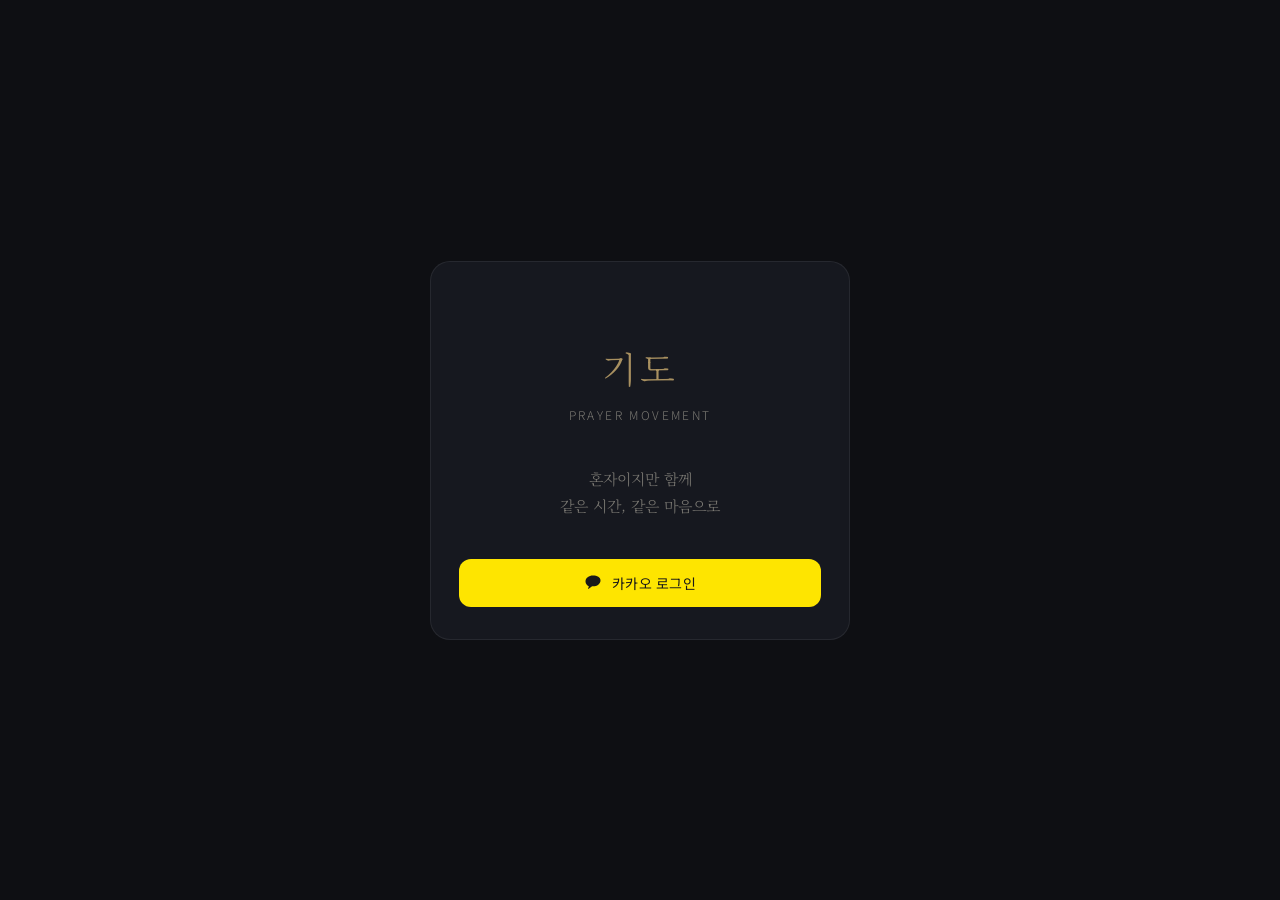
<file: prayer-app.html>
<!DOCTYPE html>
<html lang="ko">
<head>
<meta charset="UTF-8">
<meta name="viewport" content="width=device-width, initial-scale=1.0">
<title>기도 무브먼트</title>
<link rel="preconnect" href="https://fonts.googleapis.com">
<link href="https://fonts.googleapis.com/css2?family=Noto+Serif+KR:wght@300;400;600&family=Noto+Sans+KR:wght@300;400;500&display=swap" rel="stylesheet">
<style>
  :root {
    --bg: #0e0f13;
    --surface: #16181f;
    --surface2: #1e2029;
    --border: rgba(255,255,255,0.07);
    --border2: rgba(255,255,255,0.12);
    --text: #e8e6df;
    --muted: #7c7a74;
    --accent: #a89060;
    --accent2: #c4ae82;
    --purple: #8b7ec8;
    --teal: #5aada0;
    --green: #5a9e6f;
    --red: #c27070;
  }
  * { box-sizing: border-box; margin: 0; padding: 0; }
  body {
    background: var(--bg);
    color: var(--text);
    font-family: 'Noto Sans KR', sans-serif;
    font-weight: 300;
    min-height: 100vh;
    display: flex;
    align-items: center;
    justify-content: center;
    padding: 24px;
  }

  /* ── 화면 컨테이너 ── */
  .app {
    width: 100%;
    max-width: 420px;
    position: relative;
  }

  .screen {
    display: none;
    animation: fadeIn 0.3s ease;
  }
  .screen.active { display: block; }
  @keyframes fadeIn { from { opacity: 0; transform: translateY(8px); } to { opacity: 1; transform: translateY(0); } }

  /* ── 공통 카드 ── */
  .card {
    background: var(--surface);
    border: 0.5px solid var(--border);
    border-radius: 20px;
    padding: 32px 28px;
  }

  /* ── 상단 네비 ── */
  .nav {
    display: flex;
    align-items: center;
    justify-content: space-between;
    margin-bottom: 28px;
  }
  .nav-title {
    font-family: 'Noto Serif KR', serif;
    font-size: 13px;
    font-weight: 300;
    color: var(--accent);
    letter-spacing: 0.1em;
  }
  .nav-back {
    font-size: 12px;
    color: var(--muted);
    cursor: pointer;
    padding: 4px 0;
  }
  .nav-back:hover { color: var(--text); }

  /* ── 버튼 ── */
  .btn {
    width: 100%;
    padding: 14px;
    border: none;
    border-radius: 12px;
    font-family: 'Noto Sans KR', sans-serif;
    font-size: 14px;
    font-weight: 400;
    cursor: pointer;
    transition: all 0.2s;
    letter-spacing: 0.02em;
  }
  .btn-primary {
    background: var(--accent);
    color: #0e0f13;
  }
  .btn-primary:hover { background: var(--accent2); }
  .btn-kakao {
    background: #FEE500;
    color: #191919;
    display: flex;
    align-items: center;
    justify-content: center;
    gap: 10px;
  }
  .btn-kakao:hover { background: #f0d800; }
  .btn-ghost {
    background: transparent;
    color: var(--muted);
    border: 0.5px solid var(--border2);
  }
  .btn-ghost:hover { color: var(--text); border-color: var(--border2); }
  .btn-danger {
    background: transparent;
    color: var(--red);
    border: 0.5px solid rgba(194,112,112,0.3);
    font-size: 13px;
    padding: 10px;
  }
  .btn-danger:hover { background: rgba(194,112,112,0.08); }
  .btn:disabled {
    opacity: 0.4;
    cursor: not-allowed;
  }

  /* ── 1. 스플래시 ── */
  #screen-splash .logo {
    text-align: center;
    padding: 48px 0 40px;
  }
  #screen-splash .logo-mark {
    font-family: 'Noto Serif KR', serif;
    font-size: 36px;
    font-weight: 300;
    color: var(--accent);
    letter-spacing: 0.08em;
    display: block;
    margin-bottom: 8px;
  }
  #screen-splash .logo-sub {
    font-size: 12px;
    color: var(--muted);
    letter-spacing: 0.2em;
  }
  #screen-splash .tagline {
    text-align: center;
    font-family: 'Noto Serif KR', serif;
    font-size: 15px;
    font-weight: 300;
    color: var(--muted);
    line-height: 1.8;
    margin-bottom: 40px;
  }

  /* ── 2. 홈 ── */
  .home-header {
    margin-bottom: 24px;
  }
  .home-greeting {
    font-size: 12px;
    color: var(--muted);
    margin-bottom: 4px;
    letter-spacing: 0.05em;
  }
  .home-title {
    font-family: 'Noto Serif KR', serif;
    font-size: 22px;
    font-weight: 300;
    line-height: 1.4;
  }
  .together-bar {
    display: flex;
    align-items: center;
    gap: 8px;
    background: var(--surface2);
    border: 0.5px solid var(--border);
    border-radius: 10px;
    padding: 10px 14px;
    margin-bottom: 24px;
  }
  .pulse-dot {
    width: 7px; height: 7px;
    border-radius: 50%;
    background: var(--teal);
    animation: pulse 2s infinite;
    flex-shrink: 0;
  }
  @keyframes pulse { 0%,100%{opacity:1;transform:scale(1)} 50%{opacity:0.5;transform:scale(0.85)} }
  .together-text {
    font-size: 12px;
    color: var(--teal);
  }

  .menu-grid {
    display: grid;
    grid-template-columns: 1fr 1fr;
    gap: 10px;
    margin-bottom: 16px;
  }
  .menu-card {
    background: var(--surface2);
    border: 0.5px solid var(--border);
    border-radius: 14px;
    padding: 18px 16px;
    cursor: pointer;
    transition: all 0.2s;
  }
  .menu-card:hover { border-color: var(--border2); }
  .menu-card.full { grid-column: 1 / -1; }
  .menu-card.accent-card {
    background: rgba(168,144,96,0.12);
    border-color: rgba(168,144,96,0.25);
  }
  .menu-card.accent-card:hover { border-color: rgba(168,144,96,0.5); }
  .menu-icon {
    font-size: 20px;
    margin-bottom: 8px;
    display: block;
  }
  .menu-label {
    font-size: 13px;
    font-weight: 400;
    color: var(--text);
    display: block;
    margin-bottom: 2px;
  }
  .menu-desc {
    font-size: 11px;
    color: var(--muted);
  }

  /* ── 3. 기도 화면 ── */
  .prayer-list {
    display: flex;
    flex-direction: column;
    gap: 8px;
    margin-bottom: 20px;
    max-height: 420px;
    overflow-y: auto;
  }
  .prayer-list::-webkit-scrollbar { width: 3px; }
  .prayer-list::-webkit-scrollbar-track { background: transparent; }
  .prayer-list::-webkit-scrollbar-thumb { background: var(--border2); border-radius: 2px; }

  .prayer-item {
    background: var(--surface2);
    border: 0.5px solid var(--border);
    border-radius: 12px;
    padding: 14px 16px;
    display: flex;
    gap: 12px;
    align-items: flex-start;
    cursor: pointer;
    transition: all 0.2s;
    position: relative;
  }
  .prayer-item:hover { border-color: var(--border2); }
  .prayer-item.checked {
    background: rgba(90,173,160,0.08);
    border-color: rgba(90,173,160,0.3);
  }
  .prayer-item.official {
    border-color: rgba(168,144,96,0.2);
  }

  .check-box {
    width: 20px; height: 20px;
    border-radius: 6px;
    border: 1px solid var(--border2);
    flex-shrink: 0;
    display: flex;
    align-items: center;
    justify-content: center;
    margin-top: 2px;
    transition: all 0.2s;
  }
  .prayer-item.checked .check-box {
    background: var(--teal);
    border-color: var(--teal);
  }
  .check-icon {
    display: none;
    color: #fff;
    font-size: 12px;
  }
  .prayer-item.checked .check-icon { display: block; }

  .prayer-content { flex: 1; min-width: 0; }
  .prayer-tag {
    font-size: 10px;
    color: var(--muted);
    margin-bottom: 3px;
    letter-spacing: 0.04em;
  }
  .prayer-tag.official-tag { color: var(--accent); }
  .prayer-title {
    font-size: 13px;
    font-weight: 400;
    color: var(--text);
    line-height: 1.5;
    margin-bottom: 4px;
  }
  .prayer-meta {
    display: flex;
    align-items: center;
    gap: 8px;
  }
  .prayer-count {
    font-size: 10px;
    color: var(--muted);
  }
  .prayer-count span {
    color: var(--teal);
    font-weight: 400;
  }

  .cooldown-bar {
    position: absolute;
    bottom: 0; left: 0; right: 0;
    height: 2px;
    border-radius: 0 0 12px 12px;
    background: var(--teal);
    transform-origin: left;
    transform: scaleX(0);
    transition: none;
  }
  .prayer-item.cooling .cooldown-bar {
    animation: cooldown 5s linear forwards;
  }
  @keyframes cooldown { from{transform:scaleX(1)} to{transform:scaleX(0)} }

  /* ── 기도제목 추가 폼 ── */
  .add-form {
    background: var(--surface2);
    border: 0.5px solid var(--border2);
    border-radius: 14px;
    padding: 16px;
    margin-bottom: 16px;
    display: none;
  }
  .add-form.open { display: block; animation: fadeIn 0.2s ease; }
  .add-form textarea {
    width: 100%;
    background: transparent;
    border: none;
    outline: none;
    color: var(--text);
    font-family: 'Noto Sans KR', sans-serif;
    font-size: 13px;
    font-weight: 300;
    resize: none;
    height: 72px;
    line-height: 1.6;
  }
  .add-form textarea::placeholder { color: var(--muted); }
  .add-form-footer {
    display: flex;
    align-items: center;
    justify-content: space-between;
    margin-top: 10px;
    padding-top: 10px;
    border-top: 0.5px solid var(--border);
  }
  .anon-toggle {
    display: flex;
    align-items: center;
    gap: 6px;
    cursor: pointer;
    font-size: 11px;
    color: var(--muted);
  }
  .anon-toggle input { display: none; }
  .toggle-pill {
    width: 28px; height: 16px;
    background: var(--border2);
    border-radius: 8px;
    position: relative;
    transition: background 0.2s;
  }
  .toggle-pill::after {
    content: '';
    position: absolute;
    top: 2px; left: 2px;
    width: 12px; height: 12px;
    background: #fff;
    border-radius: 50%;
    transition: transform 0.2s;
  }
  .anon-toggle input:checked + .toggle-pill { background: var(--accent); }
  .anon-toggle input:checked + .toggle-pill::after { transform: translateX(12px); }
  .add-submit {
    background: var(--accent);
    color: #0e0f13;
    border: none;
    border-radius: 8px;
    padding: 7px 16px;
    font-size: 12px;
    font-family: 'Noto Sans KR', sans-serif;
    cursor: pointer;
    transition: background 0.2s;
  }
  .add-submit:hover { background: var(--accent2); }

  .prayer-actions {
    display: flex;
    gap: 8px;
  }
  .btn-add {
    flex: 1;
    background: var(--surface2);
    border: 0.5px dashed var(--border2);
    border-radius: 12px;
    padding: 12px;
    font-size: 12px;
    font-family: 'Noto Sans KR', sans-serif;
    color: var(--muted);
    cursor: pointer;
    transition: all 0.2s;
    display: flex;
    align-items: center;
    justify-content: center;
    gap: 6px;
  }
  .btn-add:hover { color: var(--text); border-color: var(--accent); }

  /* ── 4. 내 기도제목 ── */
  .my-item {
    background: var(--surface2);
    border: 0.5px solid var(--border);
    border-radius: 12px;
    padding: 14px 16px;
    margin-bottom: 8px;
  }
  .my-item-header {
    display: flex;
    justify-content: space-between;
    align-items: flex-start;
    margin-bottom: 6px;
  }
  .my-item-title {
    font-size: 13px;
    font-weight: 400;
    line-height: 1.5;
    flex: 1;
    margin-right: 12px;
  }
  .my-item-stats {
    display: flex;
    align-items: center;
    gap: 6px;
  }
  .stat-badge {
    display: flex;
    align-items: center;
    gap: 4px;
    background: rgba(90,173,160,0.1);
    border: 0.5px solid rgba(90,173,160,0.2);
    border-radius: 20px;
    padding: 3px 8px;
    font-size: 11px;
    color: var(--teal);
  }
  .my-item-footer {
    display: flex;
    justify-content: space-between;
    align-items: center;
  }
  .my-item-date { font-size: 11px; color: var(--muted); }
  .my-item-actions { display: flex; gap: 8px; }
  .action-link {
    font-size: 11px;
    color: var(--muted);
    cursor: pointer;
    text-decoration: none;
  }
  .action-link:hover { color: var(--text); }
  .action-link.answered { color: var(--green); }
  .answered-badge {
    display: inline-flex;
    align-items: center;
    gap: 4px;
    background: rgba(90,158,111,0.12);
    border: 0.5px solid rgba(90,158,111,0.3);
    border-radius: 20px;
    padding: 2px 8px;
    font-size: 10px;
    color: var(--green);
  }

  /* ── 5. 완료 화면 ── */
  .complete-center {
    text-align: center;
    padding: 20px 0 32px;
  }
  .complete-icon {
    font-size: 48px;
    display: block;
    margin-bottom: 20px;
    animation: scaleIn 0.4s cubic-bezier(0.34,1.56,0.64,1);
  }
  @keyframes scaleIn { from{transform:scale(0)} to{transform:scale(1)} }
  .complete-title {
    font-family: 'Noto Serif KR', serif;
    font-size: 20px;
    font-weight: 300;
    margin-bottom: 10px;
    line-height: 1.5;
  }
  .complete-sub {
    font-size: 13px;
    color: var(--muted);
    line-height: 1.7;
    margin-bottom: 28px;
  }
  .complete-stats {
    display: flex;
    justify-content: center;
    gap: 32px;
    margin-bottom: 32px;
  }
  .complete-stat {
    text-align: center;
  }
  .complete-stat-num {
    font-family: 'Noto Serif KR', serif;
    font-size: 28px;
    font-weight: 300;
    color: var(--accent);
    display: block;
    margin-bottom: 4px;
  }
  .complete-stat-label {
    font-size: 11px;
    color: var(--muted);
    letter-spacing: 0.05em;
  }

  /* ── 토스트 ── */
  .toast {
    position: fixed;
    bottom: 32px;
    left: 50%;
    transform: translateX(-50%) translateY(20px);
    background: var(--surface2);
    border: 0.5px solid var(--border2);
    border-radius: 100px;
    padding: 10px 20px;
    font-size: 12px;
    color: var(--text);
    opacity: 0;
    transition: all 0.3s;
    white-space: nowrap;
    pointer-events: none;
    z-index: 100;
  }
  .toast.show {
    opacity: 1;
    transform: translateX(-50%) translateY(0);
  }

  /* ── 구분선 ── */
  .divider {
    height: 0.5px;
    background: var(--border);
    margin: 20px 0;
  }

  /* ── 섹션 레이블 ── */
  .section-label {
    font-size: 10px;
    color: var(--muted);
    letter-spacing: 0.1em;
    text-transform: uppercase;
    margin-bottom: 12px;
  }
</style>
</head>
<body>

<div class="app">

  <!-- ── 스플래시 / 로그인 ── -->
  <div id="screen-splash" class="screen active">
    <div class="card">
      <div class="logo">
        <span class="logo-mark">기도</span>
        <span class="logo-sub">PRAYER MOVEMENT</span>
      </div>
      <p class="tagline">혼자이지만 함께<br>같은 시간, 같은 마음으로</p>
      <button class="btn btn-kakao" onclick="doLogin()">
        <svg width="18" height="18" viewBox="0 0 18 18" fill="none">
          <path d="M9 1.5C4.86 1.5 1.5 4.14 1.5 7.38c0 2.07 1.32 3.9 3.33 4.98L4.05 14.7c-.06.21.15.39.33.27L8.1 12.3c.3.03.6.06.9.06 4.14 0 7.5-2.64 7.5-5.88S13.14 1.5 9 1.5z" fill="#191919"/>
        </svg>
        카카오 로그인
      </button>
    </div>
  </div>

  <!-- ── 홈 (소속 없음) ── -->
  <div id="screen-home-guest" class="screen">
    <div class="card">
      <div class="nav">
        <span class="nav-title">기도 무브먼트</span>
        <span class="nav-back" onclick="goLogout()">로그아웃</span>
      </div>
      <div class="home-header">
        <div class="home-greeting">안녕하세요, 김이안님</div>
        <div class="home-title">아직 공동체에<br>소속되지 않았어요</div>
      </div>
      <div style="background:var(--surface2);border:0.5px solid var(--border);border-radius:14px;padding:20px;text-align:center;margin-bottom:20px;">
        <span style="font-size:32px;display:block;margin-bottom:12px;">🙏</span>
        <p style="font-size:13px;color:var(--muted);line-height:1.7;">리더에게 초대 코드를 받거나<br>기도 링크로 접속해주세요</p>
      </div>
      <button class="btn btn-ghost" onclick="goHome()">초대 코드 입력</button>
    </div>
  </div>

  <!-- ── 홈 (소속 있음) ── -->
  <div id="screen-home" class="screen">
    <div class="card">
      <div class="nav">
        <span class="nav-title">기도 무브먼트</span>
        <span class="nav-back" onclick="goLogout()">로그아웃</span>
      </div>
      <div class="home-header">
        <div class="home-greeting">2025년 6월 24일 화요일</div>
        <div class="home-title">씨드(Seed)<br>기도 모임</div>
      </div>
      <div class="together-bar">
        <div class="pulse-dot"></div>
        <span class="together-text">지금 14명이 함께 기도 중</span>
      </div>
      <div class="menu-grid">
        <div class="menu-card accent-card full" onclick="goPray()">
          <span class="menu-icon">🕊</span>
          <span class="menu-label">지금 기도하기</span>
          <span class="menu-desc">오늘의 기도제목 보기</span>
        </div>
        <div class="menu-card" onclick="goMyPrayers()">
          <span class="menu-icon">📋</span>
          <span class="menu-label">내 기도제목</span>
          <span class="menu-desc">내가 올린 목록</span>
        </div>
        <div class="menu-card">
          <span class="menu-icon">📅</span>
          <span class="menu-label">기도 기록</span>
          <span class="menu-desc">12일째 연속</span>
        </div>
      </div>
    </div>
  </div>

  <!-- ── 기도 화면 ── -->
  <div id="screen-pray" class="screen">
    <div class="card">
      <div class="nav">
        <span class="nav-back" onclick="goHome()">← 홈</span>
        <span class="nav-title">오늘의 기도</span>
        <span></span>
      </div>

      <div class="together-bar">
        <div class="pulse-dot"></div>
        <span class="together-text" id="live-count">지금 14명이 함께 기도 중</span>
      </div>

      <!-- 기도제목 추가 폼 -->
      <div class="add-form" id="add-form">
        <textarea id="new-prayer-text" placeholder="기도제목을 입력해주세요..."></textarea>
        <div class="add-form-footer">
          <label class="anon-toggle">
            <input type="checkbox" id="anon-check">
            <span class="toggle-pill"></span>
            익명으로 올리기
          </label>
          <button class="add-submit" onclick="submitPrayer()">올리기</button>
        </div>
      </div>

      <div class="section-label">기도제목 <span id="check-count" style="color:var(--teal)">0</span> / <span id="total-count">5</span> 체크됨</div>

      <div class="prayer-list" id="prayer-list">
        <!-- JS로 렌더링 -->
      </div>

      <div class="prayer-actions">
        <button class="btn-add" id="add-btn" onclick="toggleAddForm()">
          <span>+</span> 기도제목 추가
        </button>
      </div>

      <div class="divider"></div>

      <button class="btn btn-primary" onclick="goComplete()">기도 마쳤어요</button>
    </div>
  </div>

  <!-- ── 내 기도제목 ── -->
  <div id="screen-my" class="screen">
    <div class="card">
      <div class="nav">
        <span class="nav-back" onclick="goHome()">← 홈</span>
        <span class="nav-title">내 기도제목</span>
        <span></span>
      </div>
      <div class="my-item">
        <div class="my-item-header">
          <span class="my-item-title">취업 준비 중에 하나님의 인도하심을 구합니다</span>
          <div class="my-item-stats">
            <span class="stat-badge">🙏 <strong>23</strong></span>
          </div>
        </div>
        <div class="my-item-footer">
          <span class="my-item-date">6월 20일 등록</span>
          <div class="my-item-actions">
            <a class="action-link answered" onclick="showToast('응답으로 표시했어요 🙌')">응답됨</a>
            <a class="action-link" onclick="showToast('삭제되었어요')">삭제</a>
          </div>
        </div>
      </div>
      <div class="my-item">
        <div class="my-item-header">
          <span class="my-item-title">가족 모두 건강하게 지킬 수 있도록</span>
          <div class="my-item-stats">
            <span class="stat-badge">🙏 <strong>18</strong></span>
          </div>
        </div>
        <div class="my-item-footer">
          <span class="my-item-date">6월 22일 등록</span>
          <div class="my-item-actions">
            <a class="action-link" onclick="showToast('응답으로 표시했어요 🙌')">응답됨</a>
            <a class="action-link" onclick="showToast('삭제되었어요')">삭제</a>
          </div>
        </div>
      </div>
      <div class="my-item">
        <div class="my-item-header">
          <span class="my-item-title">씨드 모임이 더욱 풍성해지도록</span>
          <div class="my-item-stats">
            <span class="stat-badge">🙏 <strong>31</strong></span>
          </div>
        </div>
        <div class="my-item-footer">
          <span class="my-item-date">6월 18일 등록</span>
          <div class="my-item-actions">
            <span class="answered-badge">✓ 응답됨</span>
          </div>
        </div>
      </div>
      <div class="divider"></div>
      <button class="btn btn-ghost" onclick="goHome()">홈으로</button>
    </div>
  </div>

  <!-- ── 기도 완료 ── -->
  <div id="screen-complete" class="screen">
    <div class="card">
      <div class="complete-center">
        <span class="complete-icon">✨</span>
        <div class="complete-title">기도를 마쳤어요</div>
        <p class="complete-sub">오늘도 함께해주셔서 감사해요.<br>당신의 기도가 공동체를 세웁니다.</p>
        <div class="complete-stats">
          <div class="complete-stat">
            <span class="complete-stat-num" id="final-count">15</span>
            <span class="complete-stat-label">함께 기도한 사람</span>
          </div>
          <div class="complete-stat">
            <span class="complete-stat-num" id="checked-num">4</span>
            <span class="complete-stat-label">체크한 기도제목</span>
          </div>
          <div class="complete-stat">
            <span class="complete-stat-num">13</span>
            <span class="complete-stat-label">연속 기도일</span>
          </div>
        </div>
      </div>
      <button class="btn btn-primary" onclick="goHome()" style="margin-bottom:10px">홈으로 돌아가기</button>
      <button class="btn btn-ghost" onclick="goPray()">다시 기도하기</button>
    </div>
  </div>

</div>

<!-- 토스트 -->
<div class="toast" id="toast"></div>

<script>
const prayerData = [
  { id:1, tag:'공식 기도제목', title:'씨드 공동체가 서로 사랑하고 세워가도록', count:42, official:true, checked:false, cooling:false },
  { id:2, tag:'공식 기도제목', title:'이번 주 예배와 기도 모임을 위해', count:38, official:true, checked:false, cooling:false },
  { id:3, tag:'개인 기도제목', title:'취업 준비 중인 친구를 위해 좋은 길이 열리도록', count:23, official:false, checked:false, cooling:false },
  { id:4, tag:'개인 기도제목 · 익명', title:'가족의 건강 회복을 간구합니다', count:18, official:false, checked:false, cooling:false },
  { id:5, tag:'개인 기도제목', title:'이번 주 결정을 앞두고 지혜를 구합니다', count:11, official:false, checked:false, cooling:false },
];

let liveCount = 14;

function show(id) {
  document.querySelectorAll('.screen').forEach(s => s.classList.remove('active'));
  document.getElementById(id).classList.add('active');
  window.scrollTo(0,0);
}

function doLogin() {
  showToast('카카오 로그인 완료');
  setTimeout(() => show('screen-home'), 500);
}
function goHome() { show('screen-home'); }
function goLogout() {
  showToast('로그아웃 되었어요');
  setTimeout(() => show('screen-splash'), 600);
}
function goMyPrayers() { show('screen-my'); }

function goPray() {
  renderPrayers();
  updateCounts();
  show('screen-pray');
  // 실시간 카운터 시뮬레이션
  setInterval(() => {
    const delta = Math.random() > 0.5 ? 1 : -1;
    liveCount = Math.max(10, Math.min(20, liveCount + delta));
    const el = document.getElementById('live-count');
    if (el) el.textContent = `지금 ${liveCount}명이 함께 기도 중`;
  }, 4000);
}

function renderPrayers() {
  const list = document.getElementById('prayer-list');
  list.innerHTML = prayerData.map(p => `
    <div class="prayer-item ${p.checked ? 'checked' : ''} ${p.official ? 'official' : ''} ${p.cooling ? 'cooling' : ''}"
         id="prayer-${p.id}" onclick="checkPrayer(${p.id})">
      <div class="check-box">
        <span class="check-icon">✓</span>
      </div>
      <div class="prayer-content">
        <div class="prayer-tag ${p.official ? 'official-tag' : ''}">${p.tag}</div>
        <div class="prayer-title">${p.title}</div>
        <div class="prayer-meta">
          <span class="prayer-count">🙏 <span id="count-${p.id}">${p.count}</span>명이 기도했어요</span>
        </div>
      </div>
      <div class="cooldown-bar" id="bar-${p.id}"></div>
    </div>
  `).join('');
}

function checkPrayer(id) {
  const item = prayerData.find(p => p.id === id);
  if (!item || item.cooling) {
    if (item && item.cooling) showToast('5분 후 다시 체크할 수 있어요');
    return;
  }
  item.checked = !item.checked;
  if (item.checked) {
    item.count++;
    item.cooling = true;
    const el = document.getElementById(`prayer-${id}`);
    if (el) {
      el.classList.add('checked', 'cooling');
      const bar = el.querySelector('.cooldown-bar');
      if (bar) {
        bar.style.animation = 'none';
        bar.offsetHeight;
        bar.style.animation = 'cooldown 5s linear forwards';
      }
    }
    const countEl = document.getElementById(`count-${id}`);
    if (countEl) countEl.textContent = item.count;
    showToast('기도했어요 🙏');
    setTimeout(() => {
      item.cooling = false;
      const el2 = document.getElementById(`prayer-${id}`);
      if (el2) el2.classList.remove('cooling');
    }, 5000);
  } else {
    const el = document.getElementById(`prayer-${id}`);
    if (el) el.classList.remove('checked');
  }
  updateCounts();
}

function updateCounts() {
  const checked = prayerData.filter(p => p.checked).length;
  const total = prayerData.length;
  const cc = document.getElementById('check-count');
  const tc = document.getElementById('total-count');
  if (cc) cc.textContent = checked;
  if (tc) tc.textContent = total;
}

function toggleAddForm() {
  const form = document.getElementById('add-form');
  form.classList.toggle('open');
  if (form.classList.contains('open')) {
    document.getElementById('new-prayer-text').focus();
  }
}

function submitPrayer() {
  const text = document.getElementById('new-prayer-text').value.trim();
  if (!text) { showToast('기도제목을 입력해주세요'); return; }
  const anon = document.getElementById('anon-check').checked;
  prayerData.push({
    id: Date.now(),
    tag: anon ? '개인 기도제목 · 익명' : '개인 기도제목',
    title: text,
    count: 0,
    official: false,
    checked: false,
    cooling: false
  });
  document.getElementById('new-prayer-text').value = '';
  document.getElementById('add-form').classList.remove('open');
  renderPrayers();
  updateCounts();
  showToast('기도제목이 등록되었어요');
}

function goComplete() {
  const checked = prayerData.filter(p => p.checked).length;
  document.getElementById('checked-num').textContent = checked;
  document.getElementById('final-count').textContent = liveCount + 1;
  show('screen-complete');
}

function showToast(msg) {
  const t = document.getElementById('toast');
  t.textContent = msg;
  t.classList.add('show');
  setTimeout(() => t.classList.remove('show'), 2200);
}
</script>
</body>
</html>
</file>
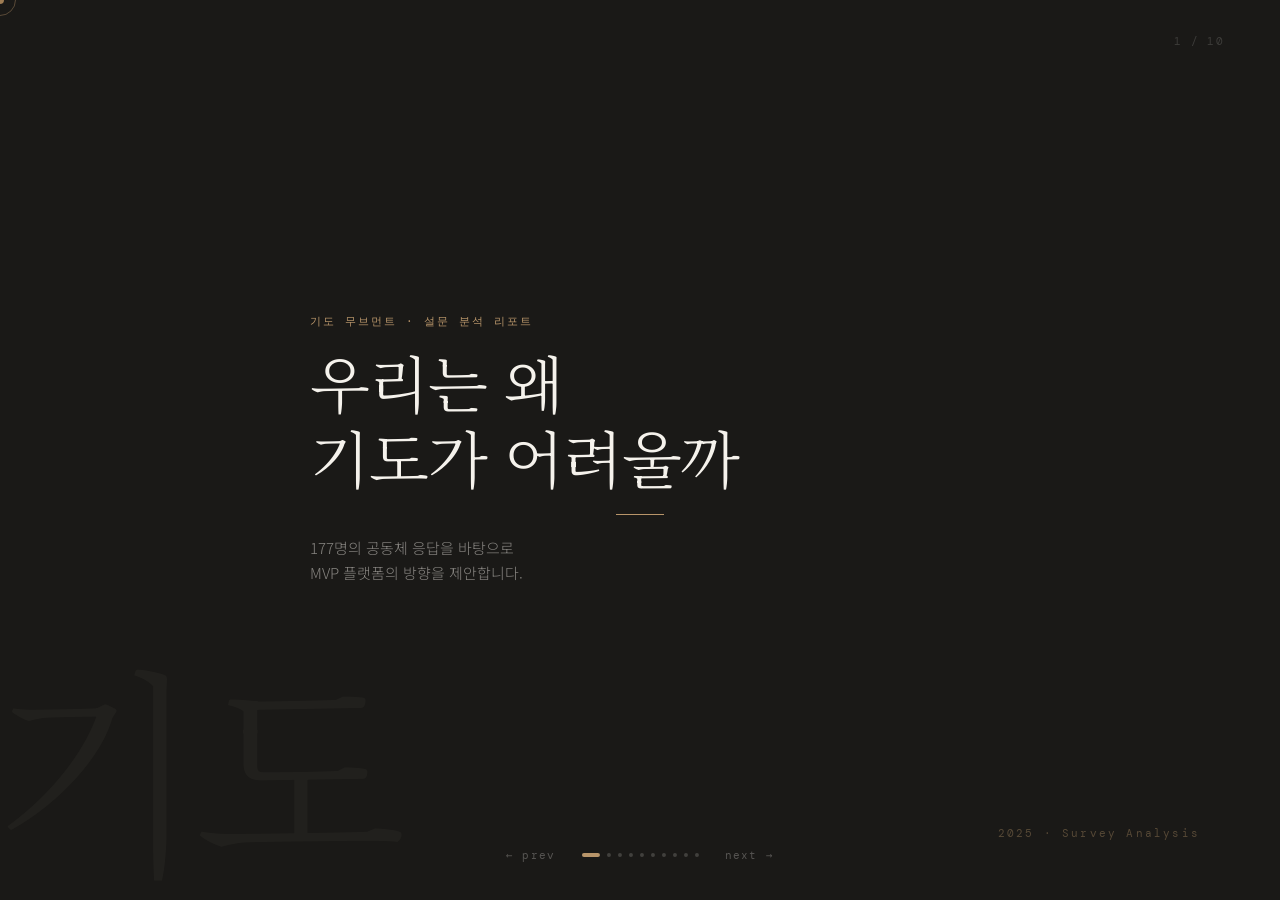
<file: prayer_movement_presentation.html>
<!DOCTYPE html>
<html lang="ko">
<head>
<meta charset="UTF-8">
<meta name="viewport" content="width=device-width, initial-scale=1.0">
<title>기도 무브먼트 — 설문 분석 & 플랫폼 방향</title>
<link href="https://fonts.googleapis.com/css2?family=Noto+Serif+KR:wght@300;400;600&family=DM+Mono:wght@400;500&family=Noto+Sans+KR:wght@300;400;500&display=swap" rel="stylesheet">
<style>
*, *::before, *::after { box-sizing: border-box; margin: 0; padding: 0; }
:root {
  --ink: #1a1917; --ink2: #4a4845; --ink3: #8a8784;
  --paper: #f5f2ec; --paper2: #ede9e0;
  --accent: #3d6b4f; --accent2: #8b4f3d; --accent3: #3d4f8b;
  --gold: #b8956a;
  --serif: 'Noto Serif KR', Georgia, serif;
  --sans: 'Noto Sans KR', sans-serif;
  --mono: 'DM Mono', monospace;
}
html, body { width:100%; height:100%; background:var(--ink); overflow:hidden; cursor:none; }
.cursor { position:fixed; width:8px; height:8px; background:var(--gold); border-radius:50%; pointer-events:none; z-index:9999; transform:translate(-50%,-50%); mix-blend-mode:difference; }
.cursor-ring { position:fixed; width:32px; height:32px; border:1px solid rgba(184,149,106,0.4); border-radius:50%; pointer-events:none; z-index:9998; transform:translate(-50%,-50%); transition:transform 0.25s ease; }
#slides { width:100vw; height:100vh; position:relative; overflow:hidden; }
.slide { position:absolute; inset:0; display:flex; flex-direction:column; justify-content:center; align-items:center; padding:60px 80px; opacity:0; transform:translateY(40px); pointer-events:none; transition:opacity 0.7s cubic-bezier(0.22,1,0.36,1), transform 0.7s cubic-bezier(0.22,1,0.36,1); }
.slide.active { opacity:1; transform:translateY(0); pointer-events:all; }
.slide.exit-up { opacity:0; transform:translateY(-40px); }
.dk { background:var(--ink); }
.lt { background:var(--paper); }
.label { font-family:var(--mono); font-size:11px; letter-spacing:0.18em; text-transform:uppercase; color:var(--gold); margin-bottom:16px; }
.label-g { color:var(--accent); }
h1 { font-family:var(--serif); font-size:clamp(36px,5vw,62px); font-weight:300; line-height:1.2; letter-spacing:-0.02em; color:var(--paper); }
h2 { font-family:var(--serif); font-size:clamp(26px,3.2vw,44px); font-weight:300; line-height:1.25; color:var(--ink); }
h2.d { color:var(--paper); }
.sub { font-family:var(--sans); font-size:15px; font-weight:300; line-height:1.7; color:var(--ink2); }
.sub.d { color:rgba(245,242,236,0.5); }
.rule { width:48px; height:1px; background:var(--gold); margin:20px auto; }
.rl { width:100%; height:0.5px; background:rgba(184,149,106,0.18); margin:22px 0; }

/* Stats */
.stat-grid { display:grid; grid-template-columns:repeat(4,1fr); gap:1px; background:rgba(0,0,0,0.08); border:0.5px solid rgba(0,0,0,0.08); border-radius:4px; overflow:hidden; width:100%; max-width:860px; margin-top:32px; }
.sc { background:var(--paper2); padding:22px 18px; display:flex; flex-direction:column; gap:6px; }
.sn { font-family:var(--serif); font-size:38px; font-weight:300; line-height:1; color:var(--accent); }
.sl { font-family:var(--sans); font-size:12px; font-weight:300; color:var(--ink3); line-height:1.4; }
.sm { font-family:var(--mono); font-size:10px; color:var(--gold); letter-spacing:0.08em; margin-top:4px; }

/* Insight */
.ib { border-left:2px solid var(--gold); padding:14px 18px; background:rgba(184,149,106,0.06); border-radius:0 4px 4px 0; margin-top:22px; }
.it { font-family:var(--serif); font-size:16px; font-weight:300; color:var(--ink); line-height:1.6; }

/* Bar */
.br { display:flex; align-items:center; gap:12px; margin-bottom:12px; }
.bl { font-family:var(--sans); font-size:12px; font-weight:300; color:var(--ink2); min-width:148px; text-align:right; }
.bt { flex:1; height:5px; background:rgba(0,0,0,0.07); border-radius:3px; overflow:hidden; }
.bf { height:100%; border-radius:3px; transform:scaleX(0); transform-origin:left; transition:transform 0.9s cubic-bezier(0.22,1,0.36,1); }
.bf.g { background:var(--accent); }
.bf.r { background:var(--accent2); }
.bf.n { background:var(--accent3); }
.bc { font-family:var(--mono); font-size:11px; color:var(--ink3); min-width:28px; }
.slide.active .bf { transform:scaleX(1); }

/* Donut rows */
.dr { display:flex; gap:32px; width:100%; max-width:860px; margin-top:26px; }
.dc { flex:1; }
.dct { font-family:var(--mono); font-size:10px; letter-spacing:0.12em; color:var(--ink3); margin-bottom:12px; }
.dis { display:flex; flex-direction:column; gap:9px; }
.di { display:flex; align-items:center; gap:9px; }
.dot { width:7px; height:7px; border-radius:50%; flex-shrink:0; }
.dil { font-family:var(--sans); font-size:12px; font-weight:300; color:var(--ink2); flex:1; }
.dip { font-family:var(--mono); font-size:11px; color:var(--ink3); }

/* Two col */
.tc { display:grid; grid-template-columns:1fr 1fr; gap:48px; width:100%; max-width:860px; align-items:start; }

/* Big quote */
.bq { font-family:var(--serif); font-size:clamp(22px,3vw,36px); font-weight:300; line-height:1.6; color:var(--paper); max-width:660px; text-align:center; }
.bq em { font-style:normal; color:var(--gold); }

/* Principle cards */
.pg { display:grid; grid-template-columns:repeat(3,1fr); gap:14px; width:100%; max-width:860px; margin-top:32px; }
.pc { border:0.5px solid rgba(245,242,236,0.1); border-radius:4px; padding:28px 22px; background:rgba(245,242,236,0.03); display:flex; flex-direction:column; gap:9px; transition:background 0.3s; }
.pc:hover { background:rgba(245,242,236,0.07); }
.pn { font-family:var(--mono); font-size:10px; letter-spacing:0.14em; color:var(--gold); opacity:0.55; }
.pt { font-family:var(--serif); font-size:21px; font-weight:300; color:var(--paper); line-height:1.35; }
.pb { font-family:var(--sans); font-size:12px; font-weight:300; color:rgba(245,242,236,0.42); line-height:1.65; margin-top:4px; }

/* Hypothesis */
.hg { display:grid; grid-template-columns:1fr 1fr; gap:1px; background:rgba(245,242,236,0.06); border:0.5px solid rgba(245,242,236,0.06); border-radius:4px; overflow:hidden; width:100%; max-width:740px; margin-top:32px; }
.hc { padding:26px 24px; display:flex; flex-direction:column; gap:12px; }
.hc.do { background:rgba(61,107,79,0.08); }
.hc.dn { background:rgba(245,242,236,0.02); }
.hcl { font-family:var(--mono); font-size:10px; letter-spacing:0.14em; }
.hcl.do { color:var(--accent); }
.hcl.dn { color:rgba(245,242,236,0.22); }
.hi { display:flex; align-items:flex-start; gap:10px; }
.hm { font-family:var(--mono); font-size:12px; flex-shrink:0; margin-top:1px; }
.hm.do { color:var(--accent); }
.hm.dn { color:rgba(245,242,236,0.18); }
.ht { font-family:var(--sans); font-size:13px; font-weight:300; line-height:1.55; }
.ht.do { color:rgba(245,242,236,0.72); }
.ht.dn { color:rgba(245,242,236,0.28); }

/* MVP flow */
.mf { display:flex; align-items:stretch; gap:0; width:100%; max-width:800px; margin-top:36px; }
.mn { flex:1; border:0.5px solid rgba(245,242,236,0.11); border-radius:4px; padding:26px 22px; background:rgba(245,242,236,0.03); display:flex; flex-direction:column; gap:7px; }
.mn.hi2 { border-color:rgba(61,107,79,0.35); background:rgba(61,107,79,0.06); }
.mnl { font-family:var(--mono); font-size:10px; letter-spacing:0.14em; color:var(--gold); }
.mnt { font-family:var(--serif); font-size:20px; font-weight:300; color:var(--paper); line-height:1.3; }
.mnb { font-family:var(--sans); font-size:12px; font-weight:300; color:rgba(245,242,236,0.42); line-height:1.6; margin-top:4px; }
.mnd { display:flex; flex-direction:column; gap:5px; margin-top:6px; }
.mdi { font-family:var(--sans); font-size:12px; font-weight:300; color:rgba(245,242,236,0.48); display:flex; align-items:baseline; gap:8px; }
.mdi::before { content:'—'; font-family:var(--mono); font-size:10px; color:var(--gold); opacity:0.45; flex-shrink:0; }
.ma { width:52px; flex-shrink:0; display:flex; flex-direction:column; align-items:center; justify-content:center; gap:4px; }
.mal { width:28px; height:0.5px; background:rgba(184,149,106,0.3); }
.mah { font-family:var(--mono); font-size:13px; color:rgba(184,149,106,0.38); }
.mat { font-family:var(--mono); font-size:9px; letter-spacing:0.1em; color:rgba(184,149,106,0.3); text-align:center; line-height:1.4; }
.mnote { width:100%; max-width:800px; margin-top:18px; padding:13px 16px; border:0.5px solid rgba(184,149,106,0.18); border-radius:4px; background:rgba(184,149,106,0.03); font-family:var(--sans); font-size:12px; font-weight:300; color:rgba(245,242,236,0.37); line-height:1.6; }
.mnote strong { color:rgba(184,149,106,0.65); font-weight:400; }

/* Session flow */
.sf { display:flex; align-items:flex-start; width:100%; max-width:820px; margin-top:28px; }
.ss { flex:1; }
.sb { width:100%; border:0.5px solid rgba(245,242,236,0.1); border-radius:4px; padding:18px 14px; background:rgba(245,242,236,0.03); display:flex; flex-direction:column; gap:5px; min-height:118px; }
.sb.hi { border-color:rgba(61,107,79,0.38); background:rgba(61,107,79,0.07); }
.ssn { font-family:var(--mono); font-size:9px; letter-spacing:0.14em; color:var(--gold); opacity:0.55; }
.sst { font-family:var(--serif); font-size:16px; font-weight:300; color:var(--paper); line-height:1.3; }
.ssb { font-family:var(--sans); font-size:11px; font-weight:300; color:rgba(245,242,236,0.38); line-height:1.55; margin-top:2px; }
.sc2 { display:flex; align-items:center; padding:0 4px; padding-top:45px; }
.scl { flex:1; height:0.5px; background:rgba(184,149,106,0.22); }
.sca { font-family:var(--mono); font-size:13px; color:rgba(184,149,106,0.28); }
.stag { font-family:var(--mono); font-size:9px; letter-spacing:0.08em; padding:2px 7px; border-radius:2px; margin-top:5px; display:inline-block; }
.stag.g { background:rgba(61,107,79,0.12); color:var(--accent); }
.stag.o { background:rgba(184,149,106,0.1); color:var(--gold); }

/* TODO */
.tw { width:100%; max-width:640px; margin-top:28px; }
.ti { display:flex; align-items:flex-start; gap:14px; padding:14px 0; border-bottom:0.5px solid rgba(245,242,236,0.06); cursor:pointer; }
.ti:last-child { border-bottom:none; }
.tcb { width:17px; height:17px; border:0.5px solid rgba(245,242,236,0.2); border-radius:3px; flex-shrink:0; margin-top:1px; display:flex; align-items:center; justify-content:center; transition:all 0.2s; }
.tcb.ck { background:var(--accent); border-color:var(--accent); }
.tcm { font-size:11px; color:var(--paper); opacity:0; transition:opacity 0.15s; }
.tcb.ck .tcm { opacity:1; }
.tcon { flex:1; display:flex; flex-direction:column; gap:3px; }
.ttt { font-family:var(--sans); font-size:13px; font-weight:300; color:rgba(245,242,236,0.72); line-height:1.4; transition:color 0.2s; }
.ttt.ck { color:rgba(245,242,236,0.22); text-decoration:line-through; text-decoration-color:rgba(245,242,236,0.15); }
.tts { font-family:var(--sans); font-size:11px; font-weight:300; color:rgba(245,242,236,0.28); line-height:1.5; }
.tto { font-family:var(--mono); font-size:10px; color:rgba(184,149,106,0.38); letter-spacing:0.06em; margin-top:2px; }
.tprog { display:flex; align-items:center; gap:12px; margin-top:18px; }
.tpt { font-family:var(--mono); font-size:11px; color:rgba(245,242,236,0.22); }
.tptrack { flex:1; height:2px; background:rgba(245,242,236,0.06); border-radius:1px; overflow:hidden; }
.tpfill { height:100%; background:var(--accent); border-radius:1px; transition:width 0.4s cubic-bezier(0.22,1,0.36,1); }

/* Cover */
.cbg { position:absolute; font-family:var(--serif); font-size:clamp(120px,18vw,220px); font-weight:300; color:rgba(245,242,236,0.03); letter-spacing:-0.04em; pointer-events:none; user-select:none; bottom:-20px; left:-10px; white-space:nowrap; }
.cy { font-family:var(--mono); font-size:11px; letter-spacing:0.2em; color:rgba(184,149,106,0.38); position:absolute; bottom:60px; right:80px; }

/* Nav */
#nav { position:fixed; bottom:34px; left:50%; transform:translateX(-50%); display:flex; align-items:center; gap:26px; z-index:100; }
.nd { width:4px; height:4px; border-radius:50%; background:rgba(245,242,236,0.18); transition:all 0.3s; cursor:pointer; }
.nd.active { width:18px; border-radius:2px; background:var(--gold); }
.nb { font-family:var(--mono); font-size:11px; letter-spacing:0.12em; color:rgba(245,242,236,0.28); background:none; border:none; cursor:pointer; padding:4px 0; transition:color 0.2s; }
.nb:hover { color:rgba(245,242,236,0.65); }
#counter { position:fixed; top:34px; right:56px; font-family:var(--mono); font-size:11px; letter-spacing:0.12em; color:rgba(245,242,236,0.16); z-index:100; }
</style>
</head>
<body>
<div class="cursor" id="cursor"></div>
<div class="cursor-ring" id="ring"></div>
<div id="counter"><span id="cur">1</span> / <span id="tot">10</span></div>

<div id="slides">

<!-- 1. Cover -->
<div class="slide dk active" data-slide="0">
  <div class="cbg">기도</div>
  <div style="max-width:660px;width:100%;position:relative;z-index:1;">
    <p class="label">기도 무브먼트 · 설문 분석 리포트</p>
    <h1>우리는 왜<br>기도가 어려울까</h1>
    <div class="rule"></div>
    <p class="sub d" style="max-width:420px;">177명의 공동체 응답을 바탕으로<br>MVP 플랫폼의 방향을 제안합니다.</p>
  </div>
  <p class="cy">2025 · Survey Analysis</p>
</div>

<!-- 2. 핵심 수치 -->
<div class="slide lt" data-slide="1">
  <div style="max-width:860px;width:100%;">
    <p class="label label-g">01 — 현황 및 분석</p>
    <h2>기도의 필요성은 안다<br><span style="color:var(--accent);">실천이 문제다</span></h2>
    <div class="stat-grid">
      <div class="sc"><span class="sn">177</span><span class="sl">총 응답자</span><span class="sm">명</span></div>
      <div class="sc"><span class="sn">93%</span><span class="sl">기도 필요성 인식<br>(필요 + 매우 필요)</span><span class="sm">높은 동기</span></div>
      <div class="sc"><span class="sn">86%</span><span class="sl">기도 전후 차이 체감<br>(느낀다 + 매우)</span><span class="sm">높은 체험</span></div>
      <div class="sc"><span class="sn">90%</span><span class="sl">기도 모임 참여 의향<br>(적극 + 상황 따라)</span><span class="sm">높은 참여 의지</span></div>
    </div>
    <div class="ib">
      <p class="it">문제는 동기 부족이 아닙니다. 93%가 필요성을 느끼면서도 매일 기도하는 사람은 36%에 불과합니다.</p>
    </div>
  </div>
</div>

<!-- 3. 기도 패턴 -->
<div class="slide lt" data-slide="2">
  <div style="max-width:860px;width:100%;">
    <p class="label label-g">01 — 현황 및 분석</p>
    <h2>짧고, 혼자, 집에서</h2>
    <div class="dr">
      <div class="dc">
        <p class="dct">기도 빈도</p>
        <div class="dis">
          <div class="di"><span class="dot" style="background:var(--accent)"></span><span class="dil">거의 매일</span><span class="dip">64명 · 36%</span></div>
          <div class="di"><span class="dot" style="background:var(--accent3)"></span><span class="dil">주 1–2회</span><span class="dip">53명 · 30%</span></div>
          <div class="di"><span class="dot" style="background:var(--gold)"></span><span class="dil">주 3–4회</span><span class="dip">45명 · 25%</span></div>
          <div class="di"><span class="dot" style="background:rgba(0,0,0,0.15)"></span><span class="dil">거의 안 함</span><span class="dip">13명 · 7%</span></div>
        </div>
      </div>
      <div class="dc">
        <p class="dct">하루 평균 기도 시간</p>
        <div class="dis">
          <div class="di"><span class="dot" style="background:var(--accent)"></span><span class="dil">5–10분</span><span class="dip">99명 · 58%</span></div>
          <div class="di"><span class="dot" style="background:var(--accent3)"></span><span class="dil">10–30분</span><span class="dip">41명 · 24%</span></div>
          <div class="di"><span class="dot" style="background:rgba(0,0,0,0.15)"></span><span class="dil">거의 안 함</span><span class="dip">23명 · 14%</span></div>
          <div class="di"><span class="dot" style="background:var(--gold)"></span><span class="dil">30분 이상</span><span class="dip">6명 · 4%</span></div>
        </div>
      </div>
      <div class="dc">
        <p class="dct">선호 환경 / 장소</p>
        <div class="dis">
          <div class="di"><span class="dot" style="background:var(--accent)"></span><span class="dil">혼자 개인적으로</span><span class="dip">135명 · 76%</span></div>
          <div class="di"><span class="dot" style="background:var(--accent)"></span><span class="dil">집</span><span class="dip">85명 · 48%</span></div>
          <div class="di"><span class="dot" style="background:var(--accent3)"></span><span class="dil">교회</span><span class="dip">77명 · 44%</span></div>
        </div>
      </div>
    </div>
    <div class="rl"></div>
    <div class="tc">
      <div>
        <p class="dct">주로 기도하는 영역</p>
        <div class="br"><span class="bl">개인 삶 · 진로</span><div class="bt"><div class="bf g" style="width:100%"></div></div><span class="bc">156</span></div>
        <div class="br"><span class="bl">가족</span><div class="bt"><div class="bf g" style="width:80%"></div></div><span class="bc">125</span></div>
        <div class="br"><span class="bl">신앙 성장</span><div class="bt"><div class="bf g" style="width:73%"></div></div><span class="bc">114</span></div>
        <div class="br"><span class="bl">공동체</span><div class="bt"><div class="bf n" style="width:35%"></div></div><span class="bc">55</span></div>
      </div>
      <div>
        <p class="dct">모임 참여 의향</p>
        <div class="br"><span class="bl">상황에 따라</span><div class="bt"><div class="bf r" style="width:100%"></div></div><span class="bc">134명</span></div>
        <div class="br"><span class="bl">적극 참여</span><div class="bt"><div class="bf r" style="width:19%"></div></div><span class="bc">25명</span></div>
        <div class="br"><span class="bl">참여 의향 없음</span><div class="bt"><div class="bf n" style="width:13%"></div></div><span class="bc">18명</span></div>
      </div>
    </div>
  </div>
</div>

<!-- 4. 핵심 인사이트 -->
<div class="slide dk" data-slide="3">
  <p class="bq">혼자 기도하고 싶지만<br><em>혼자라는 느낌은 싫다</em></p>
  <p style="font-family:var(--sans);font-size:13px;font-weight:300;color:rgba(245,242,236,0.28);margin-top:14px;text-align:center;line-height:1.7;">76%가 혼자를 선호하면서 &nbsp;·&nbsp; 동시에 함께할 사람이 가장 필요하다고 말했다</p>
  <div style="display:flex;gap:48px;margin-top:48px;justify-content:center;">
    <div style="text-align:center;">
      <p style="font-family:var(--serif);font-size:32px;font-weight:300;color:var(--gold);line-height:1;">70명</p>
      <p style="font-family:var(--sans);font-size:12px;font-weight:300;color:rgba(245,242,236,0.32);margin-top:6px;">함께 기도할 사람<br>원한다 — 1위</p>
    </div>
    <div style="width:0.5px;background:rgba(245,242,236,0.07);"></div>
    <div style="text-align:center;">
      <p style="font-family:var(--serif);font-size:32px;font-weight:300;color:var(--gold);line-height:1;">66명</p>
      <p style="font-family:var(--sans);font-size:12px;font-weight:300;color:rgba(245,242,236,0.32);margin-top:6px;">기도 리마인드<br>원한다 — 2위</p>
    </div>
    <div style="width:0.5px;background:rgba(245,242,236,0.07);"></div>
    <div style="text-align:center;">
      <p style="font-family:var(--serif);font-size:32px;font-weight:300;color:var(--gold);line-height:1;">100명</p>
      <p style="font-family:var(--sans);font-size:12px;font-weight:300;color:rgba(245,242,236,0.32);margin-top:6px;">집중이 안 돼서<br>기도가 어렵다 — 1위</p>
    </div>
  </div>
</div>

<!-- 5. 장벽 & 지원 -->
<div class="slide lt" data-slide="4">
  <div style="max-width:860px;width:100%;">
    <p class="label label-g">01 — 현황 및 분석</p>
    <h2>무엇이 막고, 무엇이 도움이 될까</h2>
    <div class="tc" style="margin-top:26px;">
      <div>
        <p class="dct">기도가 어려운 이유 (복수 선택)</p>
        <div class="br"><span class="bl">집중이 안 됨</span><div class="bt"><div class="bf r" style="width:100%"></div></div><span class="bc">100</span></div>
        <div class="br"><span class="bl">습관이 안 됨</span><div class="bt"><div class="bf r" style="width:73%"></div></div><span class="bc">73</span></div>
        <div class="br"><span class="bl">너무 바쁨</span><div class="bt"><div class="bf r" style="width:69%"></div></div><span class="bc">69</span></div>
        <div class="br"><span class="bl">시간 내기 어려움</span><div class="bt"><div class="bf r" style="width:42%"></div></div><span class="bc">42</span></div>
        <div class="br"><span class="bl">무엇을 기도할지 모름</span><div class="bt"><div class="bf r" style="width:23%"></div></div><span class="bc">23</span></div>
        <div class="br"><span class="bl">혼자 기도가 어려움</span><div class="bt"><div class="bf r" style="width:16%"></div></div><span class="bc">16</span></div>
      </div>
      <div>
        <p class="dct">공동체에 원하는 지원 (복수 선택)</p>
        <div class="br"><span class="bl">함께 기도할 사람</span><div class="bt"><div class="bf n" style="width:100%"></div></div><span class="bc">70</span></div>
        <div class="br"><span class="bl">기도 리마인드</span><div class="bt"><div class="bf n" style="width:94%"></div></div><span class="bc">66</span></div>
        <div class="br"><span class="bl">정기 기도 모임</span><div class="bt"><div class="bf n" style="width:93%"></div></div><span class="bc">65</span></div>
        <div class="br"><span class="bl">기도 제목 제공</span><div class="bt"><div class="bf n" style="width:76%"></div></div><span class="bc">53</span></div>
        <div class="br"><span class="bl">온라인 플랫폼</span><div class="bt"><div class="bf n" style="width:54%"></div></div><span class="bc">38</span></div>
        <div class="br"><span class="bl">소그룹 기도</span><div class="bt"><div class="bf n" style="width:50%"></div></div><span class="bc">35</span></div>
      </div>
    </div>
    <div class="ib" style="margin-top:18px;">
      <p class="it">알림 · 함께할 사람 · 정기 모임이 거의 동률. <span style="color:var(--accent2);">사람 + 구조 + 알림의 조합</span>이 필요하다는 신호입니다.</p>
    </div>
  </div>
</div>

<!-- 6. 설계 원칙 -->
<div class="slide dk" data-slide="5">
  <div style="max-width:860px;width:100%;">
    <p class="label">02 — 플랫폼 방향</p>
    <h2 class="d">세 가지 설계 원칙</h2>
    <div class="pg">
      <div class="pc">
        <span class="pn">원칙 01</span>
        <span class="pt">혼자지만<br>연결되어 있다</span>
        <span class="pb">강제적 모임이 아닌, 같은 시간에 각자 기도하는 비동기 연대감. 함께라는 느낌은 실시간이 아니어도 만들 수 있다.</span>
      </div>
      <div class="pc">
        <span class="pn">원칙 02</span>
        <span class="pt">시작이<br>쉬워야 한다</span>
        <span class="pb">빈 화면 앞에서 혼자 시작하게 두지 않는다. 알림이 문을 열고, 가이드가 첫 문장을 건넨다.</span>
      </div>
      <div class="pc">
        <span class="pn">원칙 03</span>
        <span class="pt">기록이<br>남아야 한다</span>
        <span class="pb">기도한 것이 어떻게 됐는지 돌아볼 수 있어야 다시 돌아온다. 응답 기록이 지속성의 근거가 된다.</span>
      </div>
    </div>
  </div>
</div>

<!-- 7. MVP 가설 -->
<div class="slide dk" data-slide="6">
  <div style="max-width:740px;width:100%;">
    <p class="label">02 — 플랫폼 방향</p>
    <h2 class="d">MVP 가설</h2>
    <p class="sub d" style="margin-top:10px;">먼저 검증할 것과 나중으로 미룰 것을 명확히 구분합니다.</p>
    <div class="hg">
      <div class="hc do">
        <span class="hcl do">✓ &nbsp;지금 검증할 것</span>
        <div class="hi"><span class="hm do">01</span><span class="ht do">카톡 알림이 실제 기도 행동을 트리거하는가</span></div>
        <div class="hi"><span class="hm do">02</span><span class="ht do">웹 기도 세션 페이지가 기도 시간을 붙잡아두는가</span></div>
        <div class="hi"><span class="hm do">03</span><span class="ht do">정해진 루틴이 반복 참여를 만드는가</span></div>
      </div>
      <div class="hc dn">
        <span class="hcl dn">— &nbsp;다음 단계로 미룰 것</span>
        <div class="hi"><span class="hm dn">·</span><span class="ht dn">커뮤니티 기능 (기도 제목 나눔, 응답 기록)</span></div>
        <div class="hi"><span class="hm dn">·</span><span class="ht dn">대시보드 및 스트릭 시스템</span></div>
        <div class="hi"><span class="hm dn">·</span><span class="ht dn">카톡 봇 자동화</span></div>
        <div class="hi"><span class="hm dn">·</span><span class="ht dn">회원가입 및 개인화</span></div>
      </div>
    </div>
  </div>
</div>

<!-- 8. MVP 구조 -->
<div class="slide dk" data-slide="7">
  <div style="max-width:820px;width:100%;">
    <p class="label">02 — 플랫폼 방향</p>
    <h2 class="d">MVP 구조<br><span style="font-size:0.58em;color:rgba(245,242,236,0.28);">기술 스택 제로 · 두 컴포넌트</span></h2>
    <div class="mf">
      <div class="mn">
        <span class="mnl">Component 01</span>
        <span class="mnt">카카오톡 채널</span>
        <span class="mnb">알림 채널이자 커뮤니티 공간. 자동화 없이 담당자가 수동으로 운영합니다.</span>
        <div class="mnd">
          <span class="mdi">정해진 요일·시간에 링크 발송</span>
          <span class="mdi">오늘의 기도 주제 한 줄 첨부</span>
          <span class="mdi">담당자 1인 로테이션 운영</span>
        </div>
      </div>
      <div class="ma">
        <div class="mal"></div>
        <div class="mah">→</div>
        <div class="mat">링크<br>클릭</div>
      </div>
      <div class="mn hi2">
        <span class="mnl">Component 02</span>
        <span class="mnt">웹 기도<br>세션 페이지</span>
        <span class="mnb">MVP의 유일한 프로덕트. 접속하면 바로 기도를 시작할 수 있는 최소한의 화면.</span>
        <div class="mnd">
          <span class="mdi">오늘의 성구 + 기도 주제</span>
          <span class="mdi">타이머 (5분 / 10분 / 자유)</span>
          <span class="mdi">종료 화면 (간단한 마무리)</span>
        </div>
      </div>
    </div>
    <div class="mnote">
      <strong>수동 운영의 의도</strong> &nbsp;—&nbsp; 자동화보다 먼저 행동 패턴을 검증합니다. 사람들이 링크를 클릭하고 세션을 완료하는 패턴이 확인되면 그때 자동화를 고려합니다.
    </div>
  </div>
</div>

<!-- 9. 웹 기도 세션 플로우 -->
<div class="slide dk" data-slide="8">
  <div style="max-width:820px;width:100%;">
    <p class="label">02 — 플랫폼 방향</p>
    <h2 class="d">웹 기도 세션 플로우</h2>
    <p class="sub d" style="margin-top:8px;">링크 클릭 후 기도 완료까지. 이탈 없이 붙잡아두는 최소한의 흐름.</p>
    <div class="sf">
      <div class="ss">
        <div class="sb">
          <span class="ssn">STEP 01</span>
          <span class="sst">진입</span>
          <span class="ssb">카톡 링크 클릭. 로그인 없이 바로 접속. 오늘 날짜와 함께 기도 세션 시작.</span>
          <span class="stag o">로그인 없음</span>
        </div>
      </div>
      <div class="sc2"><div class="scl"></div><div class="sca">›</div></div>
      <div class="ss">
        <div class="sb hi">
          <span class="ssn">STEP 02</span>
          <span class="sst">기도 준비</span>
          <span class="ssb">오늘의 성구 한 구절. 기도 주제 1–2가지. 잠깐 읽고 마음을 모을 시간.</span>
          <span class="stag g">가이드 프롬프트</span>
        </div>
      </div>
      <div class="sc2"><div class="scl"></div><div class="sca">›</div></div>
      <div class="ss">
        <div class="sb hi">
          <span class="ssn">STEP 03</span>
          <span class="sst">기도 타이머</span>
          <span class="ssb">5분 / 10분 / 자유 선택. 화면 단순화. 집중에 방해되는 요소 제거.</span>
          <span class="stag g">집중 모드</span>
        </div>
      </div>
      <div class="sc2"><div class="scl"></div><div class="sca">›</div></div>
      <div class="ss">
        <div class="sb">
          <span class="ssn">STEP 04</span>
          <span class="sst">마무리</span>
          <span class="ssb">짧은 마무리 문구. 오늘 함께 기도한 인원 표시. 카톡방으로 돌아가는 버튼.</span>
          <span class="stag o">비동기 연대</span>
        </div>
      </div>
    </div>
  </div>
</div>

<!-- 10. TODO -->
<div class="slide dk" data-slide="9">
  <div style="max-width:640px;width:100%;">
    <p class="label">03 — 함께 결정할 것들</p>
    <h2 class="d">TODO</h2>
    <p class="sub d" style="margin-top:8px;">클릭해서 체크하며 논의해보세요.</p>
    <div class="tw">
      <div class="ti" onclick="tog(this)">
        <div class="tcb"><span class="tcm">✓</span></div>
        <div class="tcon">
          <span class="ttt">알림 담당자 및 운영 요일 · 시간 정하기</span>
          <span class="tts">누가, 무슨 요일, 몇 시에 카톡방에 링크를 올릴 것인가. 로테이션 가능 여부.</span>
          <span class="tto">운영팀</span>
        </div>
      </div>
      <div class="ti" onclick="tog(this)">
        <div class="tcb"><span class="tcm">✓</span></div>
        <div class="tcon">
          <span class="ttt">기도 주제 · 성구 준비 담당자 정하기</span>
          <span class="tts">매주 또는 매일 주제를 누가 준비하는지. 성경 본문 선택 기준.</span>
          <span class="tto">콘텐츠 담당</span>
        </div>
      </div>
      <div class="ti" onclick="tog(this)">
        <div class="tcb"><span class="tcm">✓</span></div>
        <div class="tcon">
          <span class="ttt">웹 페이지 링크 방식 결정</span>
          <span class="tts">고정 URL vs 날짜별 새 링크. 고정이 운영이 쉽고, 새 링크는 콘텐츠 업데이트에 유리.</span>
          <span class="tto">개발 · 운영</span>
        </div>
      </div>
      <div class="ti" onclick="tog(this)">
        <div class="tcb"><span class="tcm">✓</span></div>
        <div class="tcon">
          <span class="ttt">파일럿 운영 기간 합의</span>
          <span class="tts">몇 주 동안 운영한 뒤 평가할 것인지. 최소 3–4주는 있어야 패턴이 보인다.</span>
          <span class="tto">전체</span>
        </div>
      </div>
      <div class="ti" onclick="tog(this)">
        <div class="tcb"><span class="tcm">✓</span></div>
        <div class="tcon">
          <span class="ttt">피드백 수집 방법 결정</span>
          <span class="tts">링크 클릭 수, 세션 완료율, 재참여율 중 무엇을 어떻게 측정할지. 간단한 설문도 고려.</span>
          <span class="tto">전체</span>
        </div>
      </div>
      <div class="tprog">
        <span class="tpt" id="tcnt">0 / 5</span>
        <div class="tptrack"><div class="tpfill" id="tbar" style="width:0%"></div></div>
      </div>
    </div>
  </div>
</div>

</div><!-- /slides -->

<nav id="nav" aria-label="슬라이드 네비게이션">
  <button class="nb" onclick="go(-1)">← prev</button>
  <div id="dots" style="display:flex;gap:7px;align-items:center;"></div>
  <button class="nb" onclick="go(1)">next →</button>
</nav>

<script>
// Cursor
const cur_ = document.getElementById('cursor'), ring_ = document.getElementById('ring');
let mx=0,my=0,rx=0,ry=0;
document.addEventListener('mousemove',e=>{mx=e.clientX;my=e.clientY;});
(function a(){cur_.style.left=mx+'px';cur_.style.top=my+'px';rx+=(mx-rx)*.12;ry+=(my-ry)*.12;ring_.style.left=rx+'px';ring_.style.top=ry+'px';requestAnimationFrame(a);})();

// Slides
const slides=document.querySelectorAll('.slide');
const N=slides.length;
document.getElementById('tot').textContent=N;
const dotsEl=document.getElementById('dots');
slides.forEach((_,i)=>{
  const d=document.createElement('div');
  d.className='nd'+(i===0?' active':'');
  d.onclick=()=>goTo(i);
  dotsEl.appendChild(d);
});
const getDots=()=>document.querySelectorAll('.nd');
let c=0;

function goTo(n){
  if(n===c)return;
  slides[c].classList.remove('active');
  slides[c].classList.add('exit-up');
  const p=c; setTimeout(()=>slides[p].classList.remove('exit-up'),700);
  c=n; slides[c].classList.add('active');
  getDots().forEach((d,i)=>d.classList.toggle('active',i===c));
  document.getElementById('cur').textContent=c+1;
  setTimeout(()=>{ slides[c].querySelectorAll('.bf').forEach(b=>{b.style.transform='';void b.offsetWidth;}); },80);
}
function go(d){goTo(Math.max(0,Math.min(N-1,c+d)));}
document.addEventListener('keydown',e=>{
  if(['ArrowRight','ArrowDown',' '].includes(e.key)){e.preventDefault();go(1);}
  if(['ArrowLeft','ArrowUp'].includes(e.key)){e.preventDefault();go(-1);}
});
let tx=0;
document.addEventListener('touchstart',e=>{tx=e.touches[0].clientX;},{passive:true});
document.addEventListener('touchend',e=>{const dx=e.changedTouches[0].clientX-tx;if(Math.abs(dx)>40)go(dx<0?1:-1);},{passive:true});

// TODO
function tog(item){
  const cb=item.querySelector('.tcb'), tt=item.querySelector('.ttt');
  const ck=cb.classList.toggle('ck');
  tt.classList.toggle('ck',ck);
  const all=document.querySelectorAll('.ti').length;
  const done=document.querySelectorAll('.tcb.ck').length;
  document.getElementById('tcnt').textContent=done+' / '+all;
  document.getElementById('tbar').style.width=(done/all*100)+'%';
}
</script>
</body>
</html>
</file>
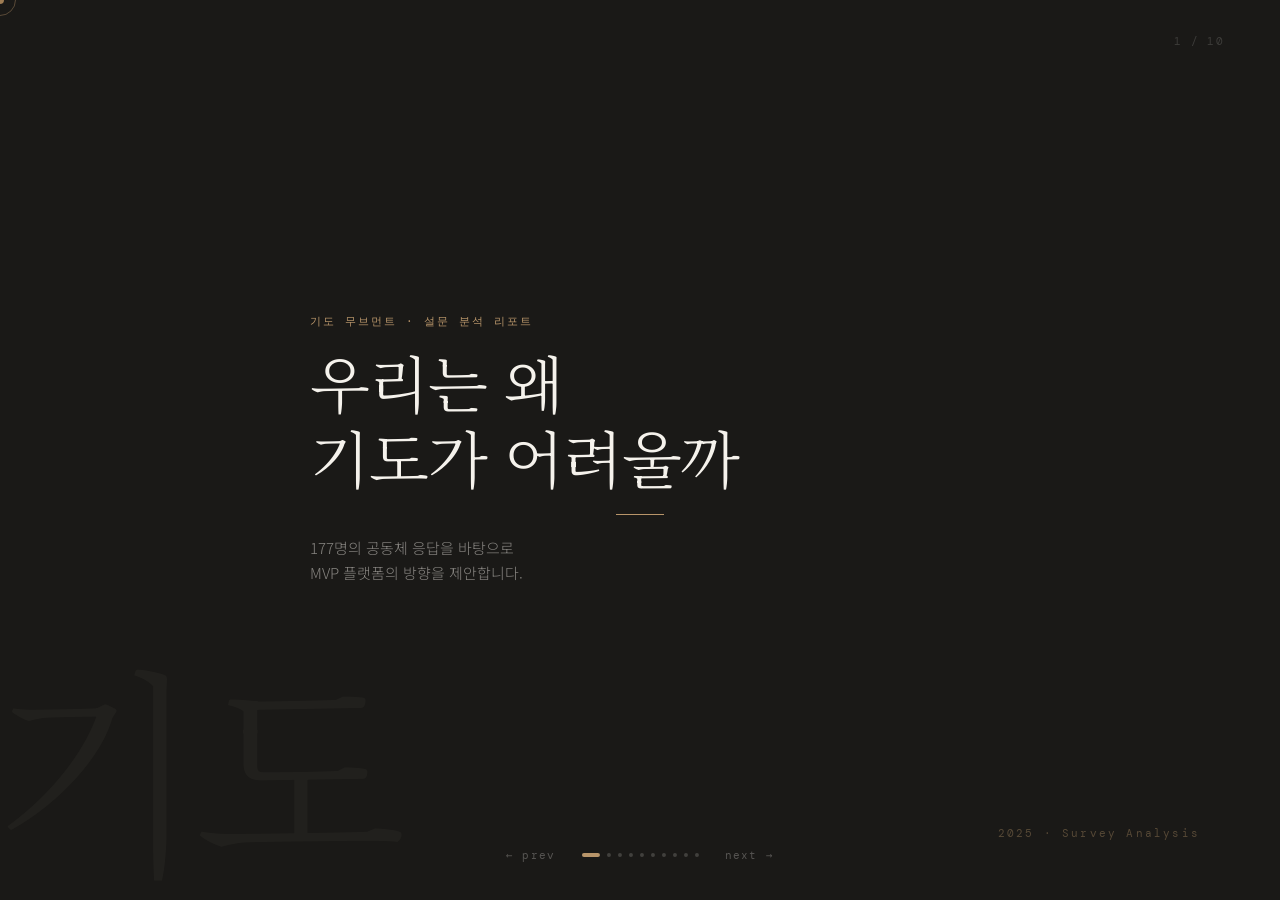
<file: prayer_movement_presentation_mobile.html>
<!DOCTYPE html>
<html lang="ko">
<head>
<meta charset="UTF-8">
<meta name="viewport" content="width=device-width, initial-scale=1.0">
<title>기도 무브먼트 — 설문 분석 & 플랫폼 방향</title>
<link href="https://fonts.googleapis.com/css2?family=Noto+Serif+KR:wght@300;400;600&family=DM+Mono:wght@400;500&family=Noto+Sans+KR:wght@300;400;500&display=swap" rel="stylesheet">
<style>
*, *::before, *::after { box-sizing: border-box; margin: 0; padding: 0; }
:root {
  --ink: #1a1917; --ink2: #4a4845; --ink3: #8a8784;
  --paper: #f5f2ec; --paper2: #ede9e0;
  --accent: #3d6b4f; --accent2: #8b4f3d; --accent3: #3d4f8b;
  --gold: #b8956a;
  --serif: 'Noto Serif KR', Georgia, serif;
  --sans: 'Noto Sans KR', sans-serif;
  --mono: 'DM Mono', monospace;
}
html, body { width:100%; height:100%; background:var(--ink); overflow:hidden; cursor:none; }
.cursor { position:fixed; width:8px; height:8px; background:var(--gold); border-radius:50%; pointer-events:none; z-index:9999; transform:translate(-50%,-50%); mix-blend-mode:difference; }
.cursor-ring { position:fixed; width:32px; height:32px; border:1px solid rgba(184,149,106,0.4); border-radius:50%; pointer-events:none; z-index:9998; transform:translate(-50%,-50%); transition:transform 0.25s ease; }
#slides { width:100vw; height:100vh; position:relative; overflow:hidden; }
.slide { position:absolute; inset:0; display:flex; flex-direction:column; justify-content:center; align-items:center; padding:60px 80px; opacity:0; transform:translateY(40px); pointer-events:none; transition:opacity 0.7s cubic-bezier(0.22,1,0.36,1), transform 0.7s cubic-bezier(0.22,1,0.36,1); }
.slide.active { opacity:1; transform:translateY(0); pointer-events:all; }
.slide.exit-up { opacity:0; transform:translateY(-40px); }
.dk { background:var(--ink); }
.lt { background:var(--paper); }
.label { font-family:var(--mono); font-size:11px; letter-spacing:0.18em; text-transform:uppercase; color:var(--gold); margin-bottom:16px; }
.label-g { color:var(--accent); }
h1 { font-family:var(--serif); font-size:clamp(36px,5vw,62px); font-weight:300; line-height:1.2; letter-spacing:-0.02em; color:var(--paper); }
h2 { font-family:var(--serif); font-size:clamp(26px,3.2vw,44px); font-weight:300; line-height:1.25; color:var(--ink); }
h2.d { color:var(--paper); }
.sub { font-family:var(--sans); font-size:15px; font-weight:300; line-height:1.7; color:var(--ink2); }
.sub.d { color:rgba(245,242,236,0.5); }
.rule { width:48px; height:1px; background:var(--gold); margin:20px auto; }
.rl { width:100%; height:0.5px; background:rgba(184,149,106,0.18); margin:22px 0; }

/* Stats */
.stat-grid { display:grid; grid-template-columns:repeat(4,1fr); gap:1px; background:rgba(0,0,0,0.08); border:0.5px solid rgba(0,0,0,0.08); border-radius:4px; overflow:hidden; width:100%; max-width:860px; margin-top:32px; }
.sc { background:var(--paper2); padding:22px 18px; display:flex; flex-direction:column; gap:6px; }
.sn { font-family:var(--serif); font-size:38px; font-weight:300; line-height:1; color:var(--accent); }
.sl { font-family:var(--sans); font-size:12px; font-weight:300; color:var(--ink3); line-height:1.4; }
.sm { font-family:var(--mono); font-size:10px; color:var(--gold); letter-spacing:0.08em; margin-top:4px; }

/* Insight */
.ib { border-left:2px solid var(--gold); padding:14px 18px; background:rgba(184,149,106,0.06); border-radius:0 4px 4px 0; margin-top:22px; }
.it { font-family:var(--serif); font-size:16px; font-weight:300; color:var(--ink); line-height:1.6; }

/* Bar */
.br { display:flex; align-items:center; gap:12px; margin-bottom:12px; }
.bl { font-family:var(--sans); font-size:12px; font-weight:300; color:var(--ink2); min-width:148px; text-align:right; }
.bt { flex:1; height:5px; background:rgba(0,0,0,0.07); border-radius:3px; overflow:hidden; }
.bf { height:100%; border-radius:3px; transform:scaleX(0); transform-origin:left; transition:transform 0.9s cubic-bezier(0.22,1,0.36,1); }
.bf.g { background:var(--accent); }
.bf.r { background:var(--accent2); }
.bf.n { background:var(--accent3); }
.bc { font-family:var(--mono); font-size:11px; color:var(--ink3); min-width:28px; }
.slide.active .bf { transform:scaleX(1); }

/* Donut rows */
.dr { display:flex; gap:32px; width:100%; max-width:860px; margin-top:26px; }
.dc { flex:1; }
.dct { font-family:var(--mono); font-size:10px; letter-spacing:0.12em; color:var(--ink3); margin-bottom:12px; }
.dis { display:flex; flex-direction:column; gap:9px; }
.di { display:flex; align-items:center; gap:9px; }
.dot { width:7px; height:7px; border-radius:50%; flex-shrink:0; }
.dil { font-family:var(--sans); font-size:12px; font-weight:300; color:var(--ink2); flex:1; }
.dip { font-family:var(--mono); font-size:11px; color:var(--ink3); }

/* Two col */
.tc { display:grid; grid-template-columns:1fr 1fr; gap:48px; width:100%; max-width:860px; align-items:start; }

/* Big quote */
.bq { font-family:var(--serif); font-size:clamp(22px,3vw,36px); font-weight:300; line-height:1.6; color:var(--paper); max-width:660px; text-align:center; }
.bq em { font-style:normal; color:var(--gold); }

/* Principle cards */
.pg { display:grid; grid-template-columns:repeat(3,1fr); gap:14px; width:100%; max-width:860px; margin-top:32px; }
.pc { border:0.5px solid rgba(245,242,236,0.1); border-radius:4px; padding:28px 22px; background:rgba(245,242,236,0.03); display:flex; flex-direction:column; gap:9px; transition:background 0.3s; }
.pc:hover { background:rgba(245,242,236,0.07); }
.pn { font-family:var(--mono); font-size:10px; letter-spacing:0.14em; color:var(--gold); opacity:0.55; }
.pt { font-family:var(--serif); font-size:21px; font-weight:300; color:var(--paper); line-height:1.35; }
.pb { font-family:var(--sans); font-size:12px; font-weight:300; color:rgba(245,242,236,0.42); line-height:1.65; margin-top:4px; }

/* Hypothesis */
.hg { display:grid; grid-template-columns:1fr 1fr; gap:1px; background:rgba(245,242,236,0.06); border:0.5px solid rgba(245,242,236,0.06); border-radius:4px; overflow:hidden; width:100%; max-width:740px; margin-top:32px; }
.hc { padding:26px 24px; display:flex; flex-direction:column; gap:12px; }
.hc.do { background:rgba(61,107,79,0.08); }
.hc.dn { background:rgba(245,242,236,0.02); }
.hcl { font-family:var(--mono); font-size:10px; letter-spacing:0.14em; }
.hcl.do { color:var(--accent); }
.hcl.dn { color:rgba(245,242,236,0.22); }
.hi { display:flex; align-items:flex-start; gap:10px; }
.hm { font-family:var(--mono); font-size:12px; flex-shrink:0; margin-top:1px; }
.hm.do { color:var(--accent); }
.hm.dn { color:rgba(245,242,236,0.18); }
.ht { font-family:var(--sans); font-size:13px; font-weight:300; line-height:1.55; }
.ht.do { color:rgba(245,242,236,0.72); }
.ht.dn { color:rgba(245,242,236,0.28); }

/* MVP flow */
.mf { display:flex; align-items:stretch; gap:0; width:100%; max-width:800px; margin-top:36px; }
.mn { flex:1; border:0.5px solid rgba(245,242,236,0.11); border-radius:4px; padding:26px 22px; background:rgba(245,242,236,0.03); display:flex; flex-direction:column; gap:7px; }
.mn.hi2 { border-color:rgba(61,107,79,0.35); background:rgba(61,107,79,0.06); }
.mnl { font-family:var(--mono); font-size:10px; letter-spacing:0.14em; color:var(--gold); }
.mnt { font-family:var(--serif); font-size:20px; font-weight:300; color:var(--paper); line-height:1.3; }
.mnb { font-family:var(--sans); font-size:12px; font-weight:300; color:rgba(245,242,236,0.42); line-height:1.6; margin-top:4px; }
.mnd { display:flex; flex-direction:column; gap:5px; margin-top:6px; }
.mdi { font-family:var(--sans); font-size:12px; font-weight:300; color:rgba(245,242,236,0.48); display:flex; align-items:baseline; gap:8px; }
.mdi::before { content:'—'; font-family:var(--mono); font-size:10px; color:var(--gold); opacity:0.45; flex-shrink:0; }
.ma { width:52px; flex-shrink:0; display:flex; flex-direction:column; align-items:center; justify-content:center; gap:4px; }
.mal { width:28px; height:0.5px; background:rgba(184,149,106,0.3); }
.mah { font-family:var(--mono); font-size:13px; color:rgba(184,149,106,0.38); }
.mat { font-family:var(--mono); font-size:9px; letter-spacing:0.1em; color:rgba(184,149,106,0.3); text-align:center; line-height:1.4; }
.mnote { width:100%; max-width:800px; margin-top:18px; padding:13px 16px; border:0.5px solid rgba(184,149,106,0.18); border-radius:4px; background:rgba(184,149,106,0.03); font-family:var(--sans); font-size:12px; font-weight:300; color:rgba(245,242,236,0.37); line-height:1.6; }
.mnote strong { color:rgba(184,149,106,0.65); font-weight:400; }

/* Session flow */
.sf { display:flex; align-items:flex-start; width:100%; max-width:820px; margin-top:28px; }
.ss { flex:1; }
.sb { width:100%; border:0.5px solid rgba(245,242,236,0.1); border-radius:4px; padding:18px 14px; background:rgba(245,242,236,0.03); display:flex; flex-direction:column; gap:5px; min-height:118px; }
.sb.hi { border-color:rgba(61,107,79,0.38); background:rgba(61,107,79,0.07); }
.ssn { font-family:var(--mono); font-size:9px; letter-spacing:0.14em; color:var(--gold); opacity:0.55; }
.sst { font-family:var(--serif); font-size:16px; font-weight:300; color:var(--paper); line-height:1.3; }
.ssb { font-family:var(--sans); font-size:11px; font-weight:300; color:rgba(245,242,236,0.38); line-height:1.55; margin-top:2px; }
.sc2 { display:flex; align-items:center; padding:0 4px; padding-top:45px; }
.scl { flex:1; height:0.5px; background:rgba(184,149,106,0.22); }
.sca { font-family:var(--mono); font-size:13px; color:rgba(184,149,106,0.28); }
.stag { font-family:var(--mono); font-size:9px; letter-spacing:0.08em; padding:2px 7px; border-radius:2px; margin-top:5px; display:inline-block; }
.stag.g { background:rgba(61,107,79,0.12); color:var(--accent); }
.stag.o { background:rgba(184,149,106,0.1); color:var(--gold); }

/* TODO */
.tw { width:100%; max-width:640px; margin-top:28px; }
.ti { display:flex; align-items:flex-start; gap:14px; padding:14px 0; border-bottom:0.5px solid rgba(245,242,236,0.06); cursor:pointer; }
.ti:last-child { border-bottom:none; }
.tcb { width:17px; height:17px; border:0.5px solid rgba(245,242,236,0.2); border-radius:3px; flex-shrink:0; margin-top:1px; display:flex; align-items:center; justify-content:center; transition:all 0.2s; }
.tcb.ck { background:var(--accent); border-color:var(--accent); }
.tcm { font-size:11px; color:var(--paper); opacity:0; transition:opacity 0.15s; }
.tcb.ck .tcm { opacity:1; }
.tcon { flex:1; display:flex; flex-direction:column; gap:3px; }
.ttt { font-family:var(--sans); font-size:13px; font-weight:300; color:rgba(245,242,236,0.72); line-height:1.4; transition:color 0.2s; }
.ttt.ck { color:rgba(245,242,236,0.22); text-decoration:line-through; text-decoration-color:rgba(245,242,236,0.15); }
.tts { font-family:var(--sans); font-size:11px; font-weight:300; color:rgba(245,242,236,0.28); line-height:1.5; }
.tto { font-family:var(--mono); font-size:10px; color:rgba(184,149,106,0.38); letter-spacing:0.06em; margin-top:2px; }
.tprog { display:flex; align-items:center; gap:12px; margin-top:18px; }
.tpt { font-family:var(--mono); font-size:11px; color:rgba(245,242,236,0.22); }
.tptrack { flex:1; height:2px; background:rgba(245,242,236,0.06); border-radius:1px; overflow:hidden; }
.tpfill { height:100%; background:var(--accent); border-radius:1px; transition:width 0.4s cubic-bezier(0.22,1,0.36,1); }

/* Cover */
.cbg { position:absolute; font-family:var(--serif); font-size:clamp(120px,18vw,220px); font-weight:300; color:rgba(245,242,236,0.03); letter-spacing:-0.04em; pointer-events:none; user-select:none; bottom:-20px; left:-10px; white-space:nowrap; }
.cy { font-family:var(--mono); font-size:11px; letter-spacing:0.2em; color:rgba(184,149,106,0.38); position:absolute; bottom:60px; right:80px; }

/* Nav */
#nav { position:fixed; bottom:34px; left:50%; transform:translateX(-50%); display:flex; align-items:center; gap:26px; z-index:100; }
.nd { width:4px; height:4px; border-radius:50%; background:rgba(245,242,236,0.18); transition:all 0.3s; cursor:pointer; }
.nd.active { width:18px; border-radius:2px; background:var(--gold); }
.nb { font-family:var(--mono); font-size:11px; letter-spacing:0.12em; color:rgba(245,242,236,0.28); background:none; border:none; cursor:pointer; padding:4px 0; transition:color 0.2s; }
.nb:hover { color:rgba(245,242,236,0.65); }
#counter { position:fixed; top:34px; right:56px; font-family:var(--mono); font-size:11px; letter-spacing:0.12em; color:rgba(245,242,236,0.16); z-index:100; }

/* ── Mobile ─────────────────────────────────────────── */
@media (max-width: 768px) {
  /* cursor 숨김 */
  .cursor, .cursor-ring { display:none; }
  html, body { cursor:auto; }

  /* 슬라이드 기본 */
  .slide { padding:72px 24px 80px; justify-content:flex-start; overflow-y:auto; }

  /* 카운터 */
  #counter { top:20px; right:24px; font-size:10px; }

  /* 네비 */
  #nav { bottom:20px; gap:16px; }
  .nb { font-size:10px; }
  .nd { width:3px; height:3px; }
  .nd.active { width:14px; }

  /* 타이포 */
  h1 { font-size:32px; }
  h2 { font-size:24px; }
  .sub { font-size:14px; }
  .bq { font-size:22px; }
  .it { font-size:14px; }

  /* 커버 */
  .cbg { font-size:96px; bottom:-10px; left:-6px; }
  .cy { bottom:80px; right:24px; font-size:10px; }

  /* stat grid: 4열 → 2×2 */
  .stat-grid { grid-template-columns:repeat(2,1fr); margin-top:20px; }
  .sn { font-size:30px; }

  /* donut row: 가로 → 세로 */
  .dr { flex-direction:column; gap:20px; margin-top:18px; }

  /* two col: 2열 → 1열 */
  .tc { grid-template-columns:1fr; gap:24px; }
  .bl { min-width:110px; font-size:11px; }

  /* rl 여백 */
  .rl { margin:16px 0; }

  /* 인사이트 블록 */
  .ib { margin-top:16px; }

  /* 핵심 인사이트 숫자 3개 */
  .slide[data-slide="3"] > div:last-of-type {
    flex-direction:column; gap:24px;
  }
  .slide[data-slide="3"] > div:last-of-type > div[style*="width:0.5px"] {
    width:40px; height:0.5px;
  }

  /* principle grid: 3열 → 1열 */
  .pg { grid-template-columns:1fr; gap:10px; margin-top:20px; }
  .pc { padding:20px 18px; }
  .pt { font-size:18px; }

  /* hypothesis grid: 2열 → 1열 */
  .hg { grid-template-columns:1fr; margin-top:20px; }
  .hc { padding:20px 18px; }

  /* MVP flow: 가로 → 세로 */
  .mf { flex-direction:column; margin-top:20px; }
  .ma { width:100%; flex-direction:row; justify-content:flex-start; padding:8px 0; gap:8px; }
  .mal { width:0.5px; height:20px; }
  .mah { transform:rotate(90deg); }
  .mat { display:none; }
  .mnote { margin-top:12px; }

  /* session flow: 가로 → 세로 */
  .sf { flex-direction:column; margin-top:20px; }
  .sc2 { flex-direction:column; padding:4px 0; height:28px; align-items:flex-start; padding-left:12px; }
  .scl { width:0.5px; height:100%; flex:1; }
  .sca { transform:rotate(90deg); }
  .sb { min-height:unset; }

  /* TODO */
  .tw { margin-top:20px; }
  .ttt { font-size:12px; }
  .tts { font-size:11px; }
}
</style>
</head>
<body>
<div class="cursor" id="cursor"></div>
<div class="cursor-ring" id="ring"></div>
<div id="counter"><span id="cur">1</span> / <span id="tot">10</span></div>

<div id="slides">

<!-- 1. Cover -->
<div class="slide dk active" data-slide="0">
  <div class="cbg">기도</div>
  <div style="max-width:660px;width:100%;position:relative;z-index:1;">
    <p class="label">기도 무브먼트 · 설문 분석 리포트</p>
    <h1>우리는 왜<br>기도가 어려울까</h1>
    <div class="rule"></div>
    <p class="sub d" style="max-width:420px;">177명의 공동체 응답을 바탕으로<br>MVP 플랫폼의 방향을 제안합니다.</p>
  </div>
  <p class="cy">2025 · Survey Analysis</p>
</div>

<!-- 2. 핵심 수치 -->
<div class="slide lt" data-slide="1">
  <div style="max-width:860px;width:100%;">
    <p class="label label-g">01 — 현황 및 분석</p>
    <h2>기도의 필요성은 안다<br><span style="color:var(--accent);">실천이 문제다</span></h2>
    <div class="stat-grid">
      <div class="sc"><span class="sn">177</span><span class="sl">총 응답자</span><span class="sm">명</span></div>
      <div class="sc"><span class="sn">93%</span><span class="sl">기도 필요성 인식<br>(필요 + 매우 필요)</span><span class="sm">높은 동기</span></div>
      <div class="sc"><span class="sn">86%</span><span class="sl">기도 전후 차이 체감<br>(느낀다 + 매우)</span><span class="sm">높은 체험</span></div>
      <div class="sc"><span class="sn">90%</span><span class="sl">기도 모임 참여 의향<br>(적극 + 상황 따라)</span><span class="sm">높은 참여 의지</span></div>
    </div>
    <div class="ib">
      <p class="it">문제는 동기 부족이 아닙니다. 93%가 필요성을 느끼면서도 매일 기도하는 사람은 36%에 불과합니다.</p>
    </div>
  </div>
</div>

<!-- 3. 기도 패턴 -->
<div class="slide lt" data-slide="2">
  <div style="max-width:860px;width:100%;">
    <p class="label label-g">01 — 현황 및 분석</p>
    <h2>짧고, 혼자, 집에서</h2>
    <div class="dr">
      <div class="dc">
        <p class="dct">기도 빈도</p>
        <div class="dis">
          <div class="di"><span class="dot" style="background:var(--accent)"></span><span class="dil">거의 매일</span><span class="dip">64명 · 36%</span></div>
          <div class="di"><span class="dot" style="background:var(--accent3)"></span><span class="dil">주 1–2회</span><span class="dip">53명 · 30%</span></div>
          <div class="di"><span class="dot" style="background:var(--gold)"></span><span class="dil">주 3–4회</span><span class="dip">45명 · 25%</span></div>
          <div class="di"><span class="dot" style="background:rgba(0,0,0,0.15)"></span><span class="dil">거의 안 함</span><span class="dip">13명 · 7%</span></div>
        </div>
      </div>
      <div class="dc">
        <p class="dct">하루 평균 기도 시간</p>
        <div class="dis">
          <div class="di"><span class="dot" style="background:var(--accent)"></span><span class="dil">5–10분</span><span class="dip">99명 · 58%</span></div>
          <div class="di"><span class="dot" style="background:var(--accent3)"></span><span class="dil">10–30분</span><span class="dip">41명 · 24%</span></div>
          <div class="di"><span class="dot" style="background:rgba(0,0,0,0.15)"></span><span class="dil">거의 안 함</span><span class="dip">23명 · 14%</span></div>
          <div class="di"><span class="dot" style="background:var(--gold)"></span><span class="dil">30분 이상</span><span class="dip">6명 · 4%</span></div>
        </div>
      </div>
      <div class="dc">
        <p class="dct">선호 환경 / 장소</p>
        <div class="dis">
          <div class="di"><span class="dot" style="background:var(--accent)"></span><span class="dil">혼자 개인적으로</span><span class="dip">135명 · 76%</span></div>
          <div class="di"><span class="dot" style="background:var(--accent)"></span><span class="dil">집</span><span class="dip">85명 · 48%</span></div>
          <div class="di"><span class="dot" style="background:var(--accent3)"></span><span class="dil">교회</span><span class="dip">77명 · 44%</span></div>
        </div>
      </div>
    </div>
    <div class="rl"></div>
    <div class="tc">
      <div>
        <p class="dct">주로 기도하는 영역</p>
        <div class="br"><span class="bl">개인 삶 · 진로</span><div class="bt"><div class="bf g" style="width:100%"></div></div><span class="bc">156</span></div>
        <div class="br"><span class="bl">가족</span><div class="bt"><div class="bf g" style="width:80%"></div></div><span class="bc">125</span></div>
        <div class="br"><span class="bl">신앙 성장</span><div class="bt"><div class="bf g" style="width:73%"></div></div><span class="bc">114</span></div>
        <div class="br"><span class="bl">공동체</span><div class="bt"><div class="bf n" style="width:35%"></div></div><span class="bc">55</span></div>
      </div>
      <div>
        <p class="dct">모임 참여 의향</p>
        <div class="br"><span class="bl">상황에 따라</span><div class="bt"><div class="bf r" style="width:100%"></div></div><span class="bc">134명</span></div>
        <div class="br"><span class="bl">적극 참여</span><div class="bt"><div class="bf r" style="width:19%"></div></div><span class="bc">25명</span></div>
        <div class="br"><span class="bl">참여 의향 없음</span><div class="bt"><div class="bf n" style="width:13%"></div></div><span class="bc">18명</span></div>
      </div>
    </div>
  </div>
</div>

<!-- 4. 핵심 인사이트 -->
<div class="slide dk" data-slide="3">
  <p class="bq">혼자 기도하고 싶지만<br><em>혼자라는 느낌은 싫다</em></p>
  <p style="font-family:var(--sans);font-size:13px;font-weight:300;color:rgba(245,242,236,0.28);margin-top:14px;text-align:center;line-height:1.7;">76%가 혼자를 선호하면서 &nbsp;·&nbsp; 동시에 함께할 사람이 가장 필요하다고 말했다</p>
  <div style="display:flex;gap:48px;margin-top:48px;justify-content:center;">
    <div style="text-align:center;">
      <p style="font-family:var(--serif);font-size:32px;font-weight:300;color:var(--gold);line-height:1;">70명</p>
      <p style="font-family:var(--sans);font-size:12px;font-weight:300;color:rgba(245,242,236,0.32);margin-top:6px;">함께 기도할 사람<br>원한다 — 1위</p>
    </div>
    <div style="width:0.5px;background:rgba(245,242,236,0.07);"></div>
    <div style="text-align:center;">
      <p style="font-family:var(--serif);font-size:32px;font-weight:300;color:var(--gold);line-height:1;">66명</p>
      <p style="font-family:var(--sans);font-size:12px;font-weight:300;color:rgba(245,242,236,0.32);margin-top:6px;">기도 리마인드<br>원한다 — 2위</p>
    </div>
    <div style="width:0.5px;background:rgba(245,242,236,0.07);"></div>
    <div style="text-align:center;">
      <p style="font-family:var(--serif);font-size:32px;font-weight:300;color:var(--gold);line-height:1;">100명</p>
      <p style="font-family:var(--sans);font-size:12px;font-weight:300;color:rgba(245,242,236,0.32);margin-top:6px;">집중이 안 돼서<br>기도가 어렵다 — 1위</p>
    </div>
  </div>
</div>

<!-- 5. 장벽 & 지원 -->
<div class="slide lt" data-slide="4">
  <div style="max-width:860px;width:100%;">
    <p class="label label-g">01 — 현황 및 분석</p>
    <h2>무엇이 막고, 무엇이 도움이 될까</h2>
    <div class="tc" style="margin-top:26px;">
      <div>
        <p class="dct">기도가 어려운 이유 (복수 선택)</p>
        <div class="br"><span class="bl">집중이 안 됨</span><div class="bt"><div class="bf r" style="width:100%"></div></div><span class="bc">100</span></div>
        <div class="br"><span class="bl">습관이 안 됨</span><div class="bt"><div class="bf r" style="width:73%"></div></div><span class="bc">73</span></div>
        <div class="br"><span class="bl">너무 바쁨</span><div class="bt"><div class="bf r" style="width:69%"></div></div><span class="bc">69</span></div>
        <div class="br"><span class="bl">시간 내기 어려움</span><div class="bt"><div class="bf r" style="width:42%"></div></div><span class="bc">42</span></div>
        <div class="br"><span class="bl">무엇을 기도할지 모름</span><div class="bt"><div class="bf r" style="width:23%"></div></div><span class="bc">23</span></div>
        <div class="br"><span class="bl">혼자 기도가 어려움</span><div class="bt"><div class="bf r" style="width:16%"></div></div><span class="bc">16</span></div>
      </div>
      <div>
        <p class="dct">공동체에 원하는 지원 (복수 선택)</p>
        <div class="br"><span class="bl">함께 기도할 사람</span><div class="bt"><div class="bf n" style="width:100%"></div></div><span class="bc">70</span></div>
        <div class="br"><span class="bl">기도 리마인드</span><div class="bt"><div class="bf n" style="width:94%"></div></div><span class="bc">66</span></div>
        <div class="br"><span class="bl">정기 기도 모임</span><div class="bt"><div class="bf n" style="width:93%"></div></div><span class="bc">65</span></div>
        <div class="br"><span class="bl">기도 제목 제공</span><div class="bt"><div class="bf n" style="width:76%"></div></div><span class="bc">53</span></div>
        <div class="br"><span class="bl">온라인 플랫폼</span><div class="bt"><div class="bf n" style="width:54%"></div></div><span class="bc">38</span></div>
        <div class="br"><span class="bl">소그룹 기도</span><div class="bt"><div class="bf n" style="width:50%"></div></div><span class="bc">35</span></div>
      </div>
    </div>
    <div class="ib" style="margin-top:18px;">
      <p class="it">알림 · 함께할 사람 · 정기 모임이 거의 동률. <span style="color:var(--accent2);">사람 + 구조 + 알림의 조합</span>이 필요하다는 신호입니다.</p>
    </div>
  </div>
</div>

<!-- 6. 설계 원칙 -->
<div class="slide dk" data-slide="5">
  <div style="max-width:860px;width:100%;">
    <p class="label">02 — 플랫폼 방향</p>
    <h2 class="d">세 가지 설계 원칙</h2>
    <div class="pg">
      <div class="pc">
        <span class="pn">원칙 01</span>
        <span class="pt">혼자지만<br>연결되어 있다</span>
        <span class="pb">강제적 모임이 아닌, 같은 시간에 각자 기도하는 비동기 연대감. 함께라는 느낌은 실시간이 아니어도 만들 수 있다.</span>
      </div>
      <div class="pc">
        <span class="pn">원칙 02</span>
        <span class="pt">시작이<br>쉬워야 한다</span>
        <span class="pb">빈 화면 앞에서 혼자 시작하게 두지 않는다. 알림이 문을 열고, 가이드가 첫 문장을 건넨다.</span>
      </div>
      <div class="pc">
        <span class="pn">원칙 03</span>
        <span class="pt">기록이<br>남아야 한다</span>
        <span class="pb">기도한 것이 어떻게 됐는지 돌아볼 수 있어야 다시 돌아온다. 응답 기록이 지속성의 근거가 된다.</span>
      </div>
    </div>
  </div>
</div>

<!-- 7. MVP 가설 -->
<div class="slide dk" data-slide="6">
  <div style="max-width:740px;width:100%;">
    <p class="label">02 — 플랫폼 방향</p>
    <h2 class="d">MVP 가설</h2>
    <p class="sub d" style="margin-top:10px;">먼저 검증할 것과 나중으로 미룰 것을 명확히 구분합니다.</p>
    <div class="hg">
      <div class="hc do">
        <span class="hcl do">✓ &nbsp;지금 검증할 것</span>
        <div class="hi"><span class="hm do">01</span><span class="ht do">카톡 알림이 실제 기도 행동을 트리거하는가</span></div>
        <div class="hi"><span class="hm do">02</span><span class="ht do">웹 기도 세션 페이지가 기도 시간을 붙잡아두는가</span></div>
        <div class="hi"><span class="hm do">03</span><span class="ht do">정해진 루틴이 반복 참여를 만드는가</span></div>
      </div>
      <div class="hc dn">
        <span class="hcl dn">— &nbsp;다음 단계로 미룰 것</span>
        <div class="hi"><span class="hm dn">·</span><span class="ht dn">커뮤니티 기능 (기도 제목 나눔, 응답 기록)</span></div>
        <div class="hi"><span class="hm dn">·</span><span class="ht dn">대시보드 및 스트릭 시스템</span></div>
        <div class="hi"><span class="hm dn">·</span><span class="ht dn">카톡 봇 자동화</span></div>
        <div class="hi"><span class="hm dn">·</span><span class="ht dn">회원가입 및 개인화</span></div>
      </div>
    </div>
  </div>
</div>

<!-- 8. MVP 구조 -->
<div class="slide dk" data-slide="7">
  <div style="max-width:820px;width:100%;">
    <p class="label">02 — 플랫폼 방향</p>
    <h2 class="d">MVP 구조<br><span style="font-size:0.58em;color:rgba(245,242,236,0.28);">기술 스택 제로 · 두 컴포넌트</span></h2>
    <div class="mf">
      <div class="mn">
        <span class="mnl">Component 01</span>
        <span class="mnt">카카오톡 채널</span>
        <span class="mnb">알림 채널이자 커뮤니티 공간. 자동화 없이 담당자가 수동으로 운영합니다.</span>
        <div class="mnd">
          <span class="mdi">정해진 요일·시간에 링크 발송</span>
          <span class="mdi">오늘의 기도 주제 한 줄 첨부</span>
          <span class="mdi">담당자 1인 로테이션 운영</span>
        </div>
      </div>
      <div class="ma">
        <div class="mal"></div>
        <div class="mah">→</div>
        <div class="mat">링크<br>클릭</div>
      </div>
      <div class="mn hi2">
        <span class="mnl">Component 02</span>
        <span class="mnt">웹 기도<br>세션 페이지</span>
        <span class="mnb">MVP의 유일한 프로덕트. 접속하면 바로 기도를 시작할 수 있는 최소한의 화면.</span>
        <div class="mnd">
          <span class="mdi">오늘의 성구 + 기도 주제</span>
          <span class="mdi">타이머 (5분 / 10분 / 자유)</span>
          <span class="mdi">종료 화면 (간단한 마무리)</span>
        </div>
      </div>
    </div>
    <div class="mnote">
      <strong>수동 운영의 의도</strong> &nbsp;—&nbsp; 자동화보다 먼저 행동 패턴을 검증합니다. 사람들이 링크를 클릭하고 세션을 완료하는 패턴이 확인되면 그때 자동화를 고려합니다.
    </div>
  </div>
</div>

<!-- 9. 웹 기도 세션 플로우 -->
<div class="slide dk" data-slide="8">
  <div style="max-width:820px;width:100%;">
    <p class="label">02 — 플랫폼 방향</p>
    <h2 class="d">웹 기도 세션 플로우</h2>
    <p class="sub d" style="margin-top:8px;">링크 클릭 후 기도 완료까지. 이탈 없이 붙잡아두는 최소한의 흐름.</p>
    <div class="sf">
      <div class="ss">
        <div class="sb">
          <span class="ssn">STEP 01</span>
          <span class="sst">진입</span>
          <span class="ssb">카톡 링크 클릭. 로그인 없이 바로 접속. 오늘 날짜와 함께 기도 세션 시작.</span>
          <span class="stag o">로그인 없음</span>
        </div>
      </div>
      <div class="sc2"><div class="scl"></div><div class="sca">›</div></div>
      <div class="ss">
        <div class="sb hi">
          <span class="ssn">STEP 02</span>
          <span class="sst">기도 준비</span>
          <span class="ssb">오늘의 성구 한 구절. 기도 주제 1–2가지. 잠깐 읽고 마음을 모을 시간.</span>
          <span class="stag g">가이드 프롬프트</span>
        </div>
      </div>
      <div class="sc2"><div class="scl"></div><div class="sca">›</div></div>
      <div class="ss">
        <div class="sb hi">
          <span class="ssn">STEP 03</span>
          <span class="sst">기도 타이머</span>
          <span class="ssb">5분 / 10분 / 자유 선택. 화면 단순화. 집중에 방해되는 요소 제거.</span>
          <span class="stag g">집중 모드</span>
        </div>
      </div>
      <div class="sc2"><div class="scl"></div><div class="sca">›</div></div>
      <div class="ss">
        <div class="sb">
          <span class="ssn">STEP 04</span>
          <span class="sst">마무리</span>
          <span class="ssb">짧은 마무리 문구. 오늘 함께 기도한 인원 표시. 카톡방으로 돌아가는 버튼.</span>
          <span class="stag o">비동기 연대</span>
        </div>
      </div>
    </div>
  </div>
</div>

<!-- 10. TODO -->
<div class="slide dk" data-slide="9">
  <div style="max-width:640px;width:100%;">
    <p class="label">03 — 함께 결정할 것들</p>
    <h2 class="d">TODO</h2>
    <p class="sub d" style="margin-top:8px;">클릭해서 체크하며 논의해보세요.</p>
    <div class="tw">
      <div class="ti" onclick="tog(this)">
        <div class="tcb"><span class="tcm">✓</span></div>
        <div class="tcon">
          <span class="ttt">알림 담당자 및 운영 요일 · 시간 정하기</span>
          <span class="tts">누가, 무슨 요일, 몇 시에 카톡방에 링크를 올릴 것인가. 로테이션 가능 여부.</span>
          <span class="tto">운영팀</span>
        </div>
      </div>
      <div class="ti" onclick="tog(this)">
        <div class="tcb"><span class="tcm">✓</span></div>
        <div class="tcon">
          <span class="ttt">기도 주제 · 성구 준비 담당자 정하기</span>
          <span class="tts">매주 또는 매일 주제를 누가 준비하는지. 성경 본문 선택 기준.</span>
          <span class="tto">콘텐츠 담당</span>
        </div>
      </div>
      <div class="ti" onclick="tog(this)">
        <div class="tcb"><span class="tcm">✓</span></div>
        <div class="tcon">
          <span class="ttt">웹 페이지 링크 방식 결정</span>
          <span class="tts">고정 URL vs 날짜별 새 링크. 고정이 운영이 쉽고, 새 링크는 콘텐츠 업데이트에 유리.</span>
          <span class="tto">개발 · 운영</span>
        </div>
      </div>
      <div class="ti" onclick="tog(this)">
        <div class="tcb"><span class="tcm">✓</span></div>
        <div class="tcon">
          <span class="ttt">파일럿 운영 기간 합의</span>
          <span class="tts">몇 주 동안 운영한 뒤 평가할 것인지. 최소 3–4주는 있어야 패턴이 보인다.</span>
          <span class="tto">전체</span>
        </div>
      </div>
      <div class="ti" onclick="tog(this)">
        <div class="tcb"><span class="tcm">✓</span></div>
        <div class="tcon">
          <span class="ttt">피드백 수집 방법 결정</span>
          <span class="tts">링크 클릭 수, 세션 완료율, 재참여율 중 무엇을 어떻게 측정할지. 간단한 설문도 고려.</span>
          <span class="tto">전체</span>
        </div>
      </div>
      <div class="tprog">
        <span class="tpt" id="tcnt">0 / 5</span>
        <div class="tptrack"><div class="tpfill" id="tbar" style="width:0%"></div></div>
      </div>
    </div>
  </div>
</div>

</div><!-- /slides -->

<nav id="nav" aria-label="슬라이드 네비게이션">
  <button class="nb" onclick="go(-1)">← prev</button>
  <div id="dots" style="display:flex;gap:7px;align-items:center;"></div>
  <button class="nb" onclick="go(1)">next →</button>
</nav>

<script>
// Cursor
const cur_ = document.getElementById('cursor'), ring_ = document.getElementById('ring');
let mx=0,my=0,rx=0,ry=0;
document.addEventListener('mousemove',e=>{mx=e.clientX;my=e.clientY;});
(function a(){cur_.style.left=mx+'px';cur_.style.top=my+'px';rx+=(mx-rx)*.12;ry+=(my-ry)*.12;ring_.style.left=rx+'px';ring_.style.top=ry+'px';requestAnimationFrame(a);})();

// Slides
const slides=document.querySelectorAll('.slide');
const N=slides.length;
document.getElementById('tot').textContent=N;
const dotsEl=document.getElementById('dots');
slides.forEach((_,i)=>{
  const d=document.createElement('div');
  d.className='nd'+(i===0?' active':'');
  d.onclick=()=>goTo(i);
  dotsEl.appendChild(d);
});
const getDots=()=>document.querySelectorAll('.nd');
let c=0;

function goTo(n){
  if(n===c)return;
  slides[c].classList.remove('active');
  slides[c].classList.add('exit-up');
  const p=c; setTimeout(()=>slides[p].classList.remove('exit-up'),700);
  c=n; slides[c].classList.add('active');
  getDots().forEach((d,i)=>d.classList.toggle('active',i===c));
  document.getElementById('cur').textContent=c+1;
  setTimeout(()=>{ slides[c].querySelectorAll('.bf').forEach(b=>{b.style.transform='';void b.offsetWidth;}); },80);
}
function go(d){goTo(Math.max(0,Math.min(N-1,c+d)));}
document.addEventListener('keydown',e=>{
  if(['ArrowRight','ArrowDown',' '].includes(e.key)){e.preventDefault();go(1);}
  if(['ArrowLeft','ArrowUp'].includes(e.key)){e.preventDefault();go(-1);}
});
let tx=0;
document.addEventListener('touchstart',e=>{tx=e.touches[0].clientX;},{passive:true});
document.addEventListener('touchend',e=>{const dx=e.changedTouches[0].clientX-tx;if(Math.abs(dx)>40)go(dx<0?1:-1);},{passive:true});

// TODO
function tog(item){
  const cb=item.querySelector('.tcb'), tt=item.querySelector('.ttt');
  const ck=cb.classList.toggle('ck');
  tt.classList.toggle('ck',ck);
  const all=document.querySelectorAll('.ti').length;
  const done=document.querySelectorAll('.tcb.ck').length;
  document.getElementById('tcnt').textContent=done+' / '+all;
  document.getElementById('tbar').style.width=(done/all*100)+'%';
}
</script>
</body>
</html>
</file>
